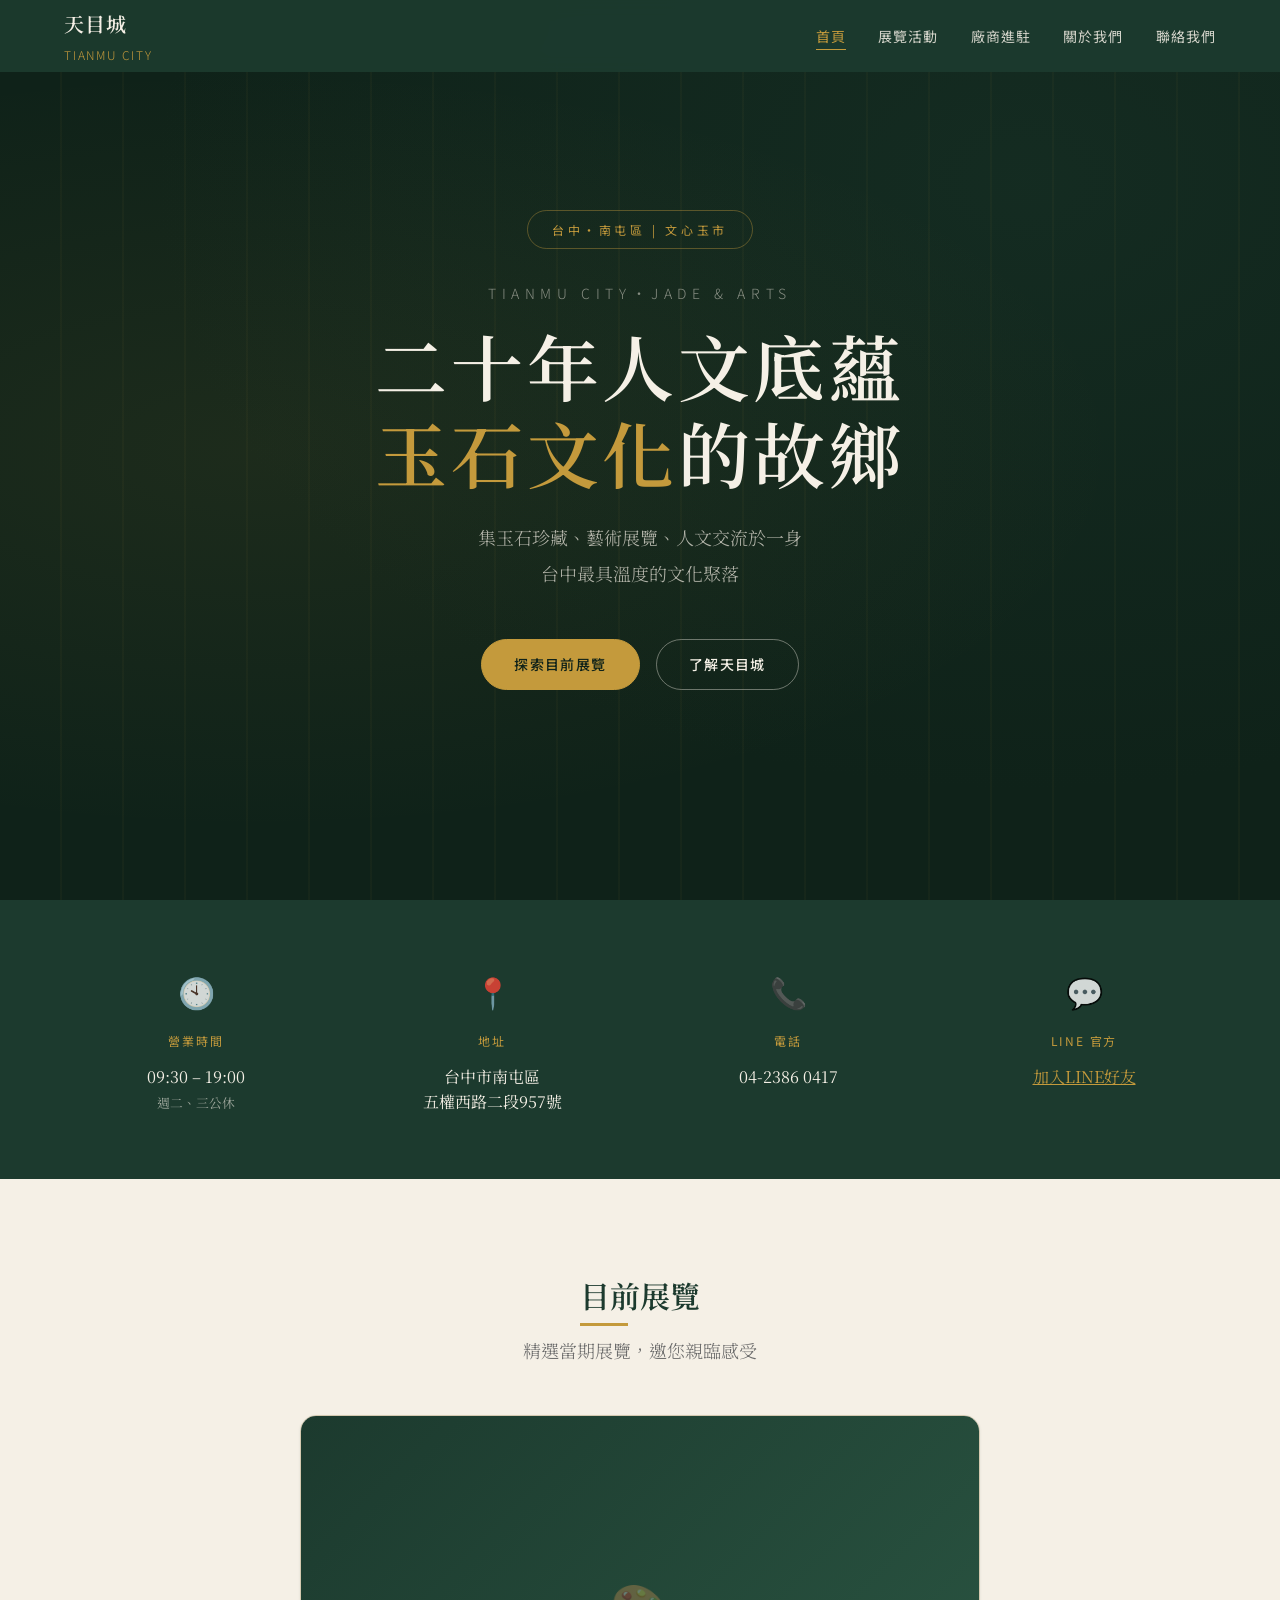
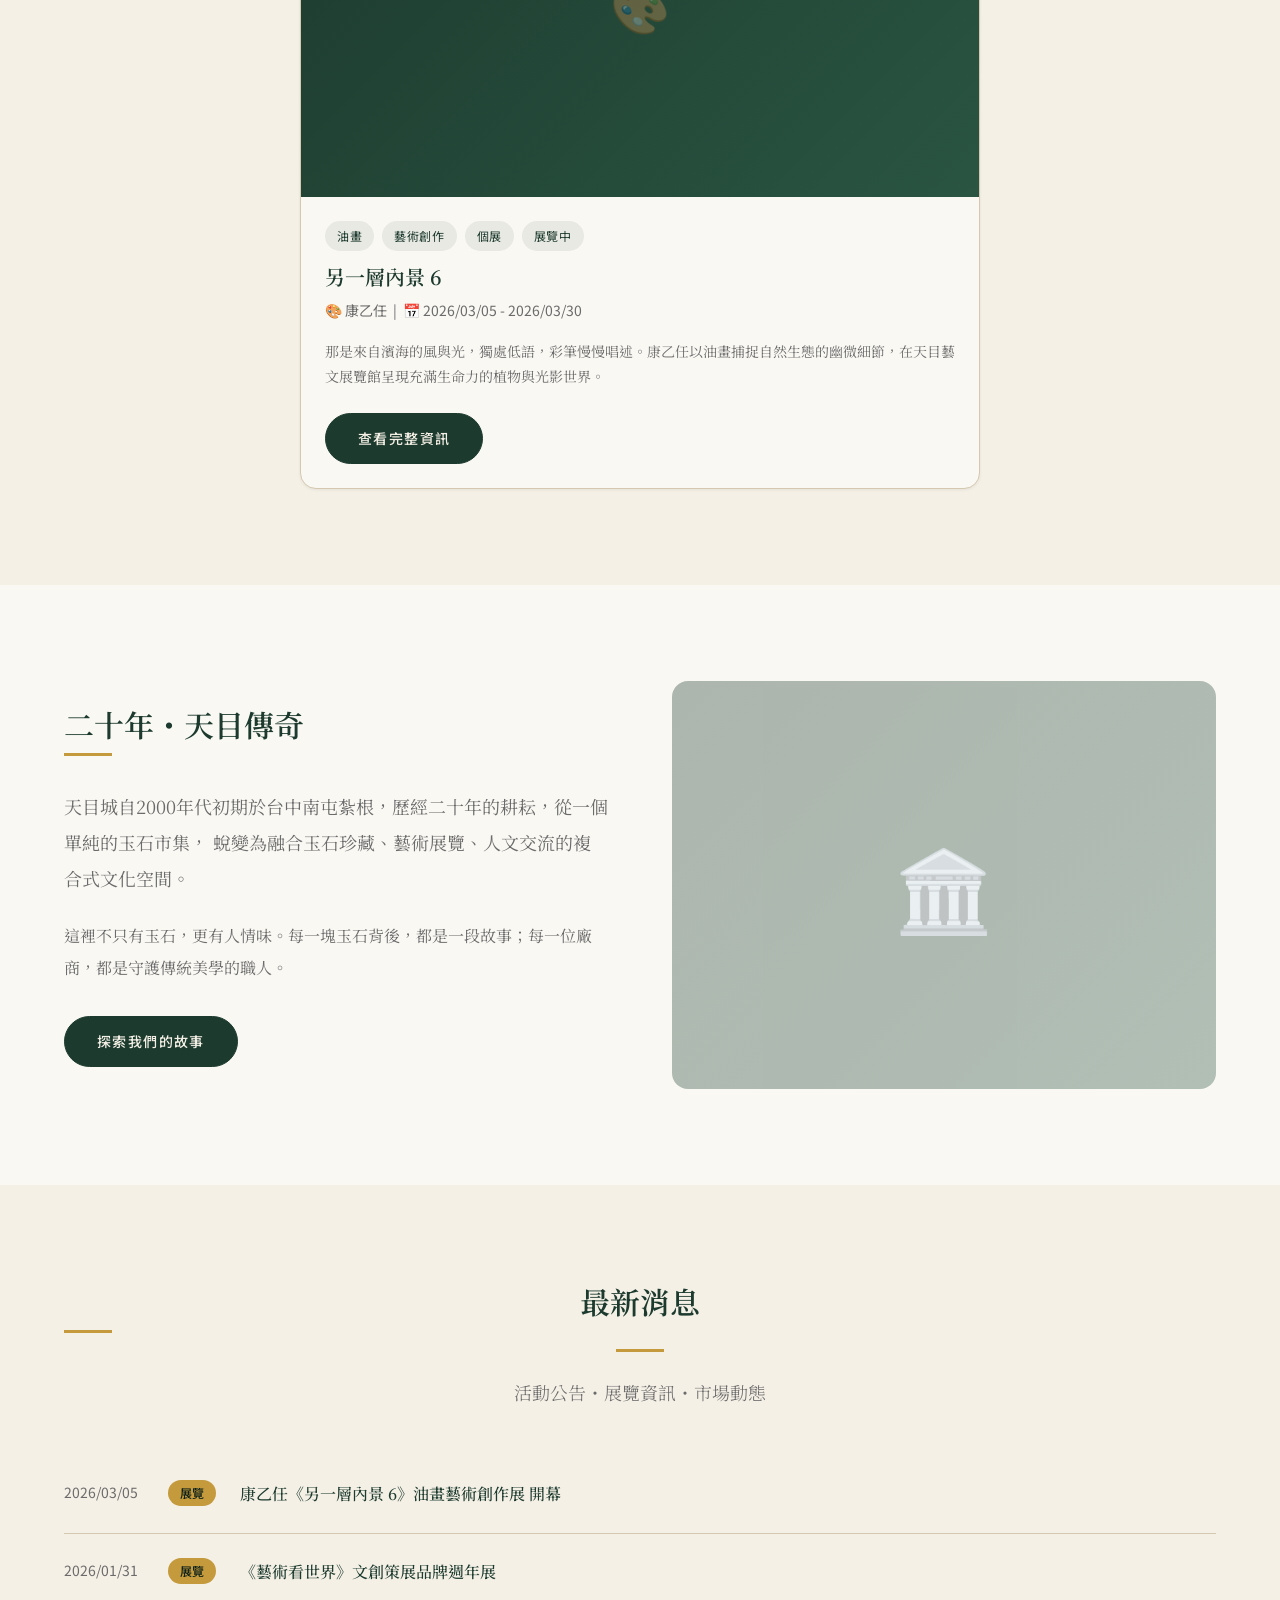
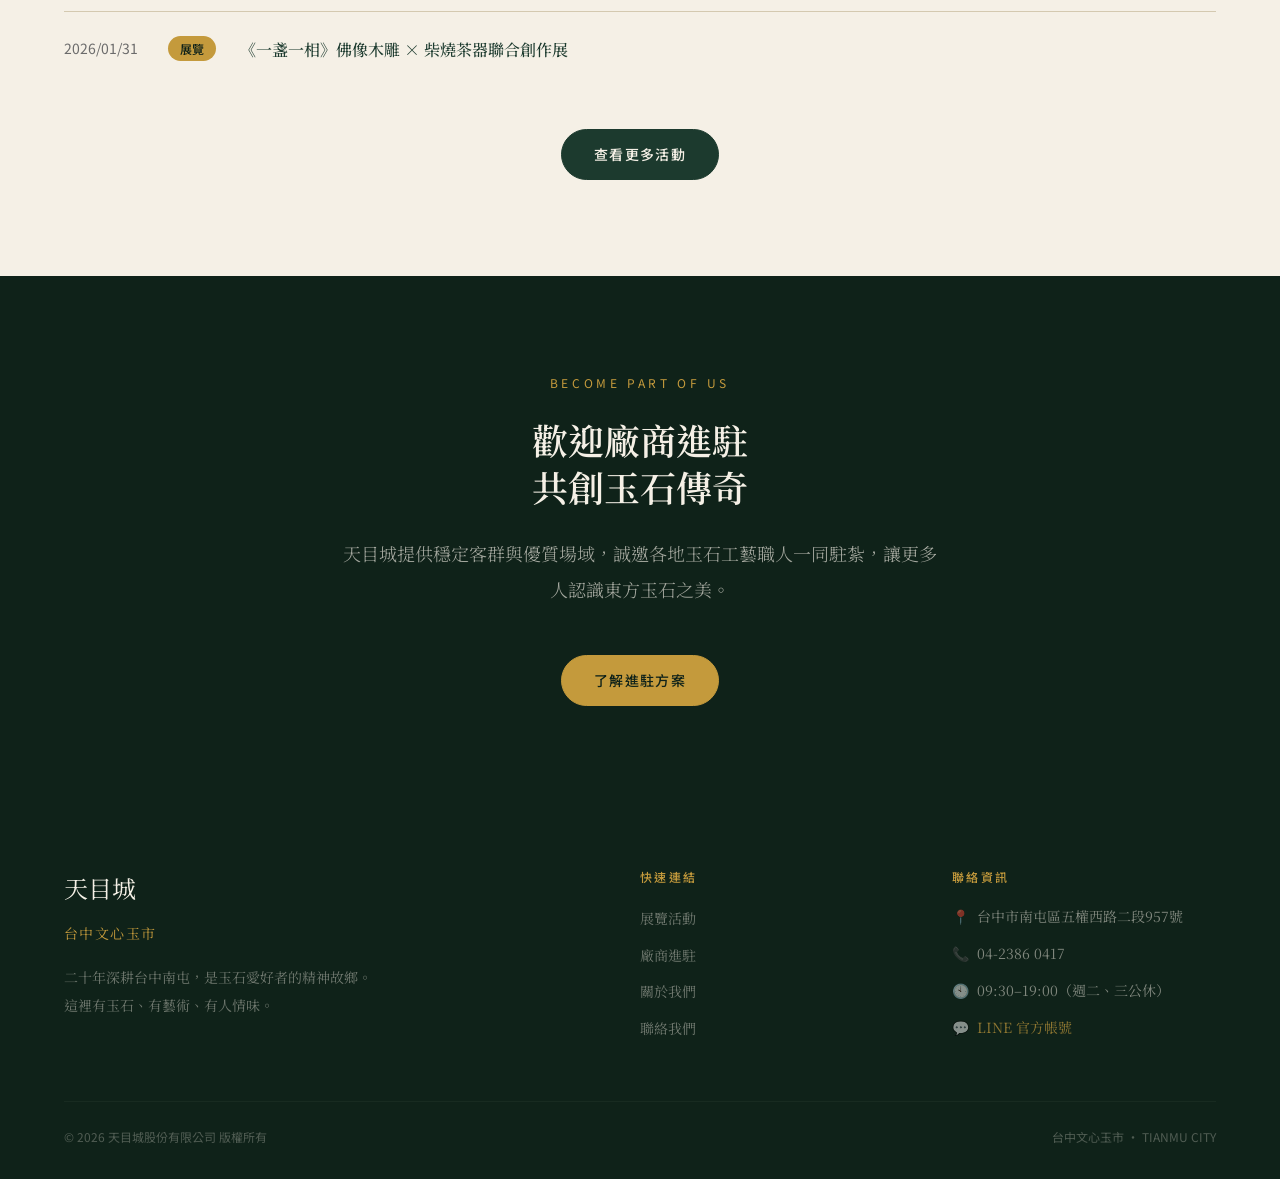
<file: index.html>
<!DOCTYPE html>
<html lang="zh-TW">
<head>
  <meta charset="UTF-8" />
  <meta name="viewport" content="width=device-width, initial-scale=1.0" />
  <title>台中文心玉市－天目城 | 二十年人文底蘊・玉石藝術聚落</title>
  <meta name="description" content="天目城位於台中市南屯區，是台灣最具代表性的玉石文化市場，擁有超過二十年的人文底蘊，定期舉辦展覽與藝術活動。" />
  <meta property="og:title" content="台中文心玉市－天目城" />
  <meta property="og:description" content="二十年人文底蘊・台中玉石藝術聚落" />
  <meta property="og:type" content="website" />
  <link rel="stylesheet" href="assets/css/style.css" />
</head>
<body>

  <!-- ╔══════════════════════════════╗
       ║  NAVIGATION                  ║
       ╚══════════════════════════════╝ -->
  <nav class="nav" id="nav">
    <div class="nav__inner">
      <a href="index.html" class="nav__logo">
        <span class="nav__logo-zh">天目城</span>
        <span class="nav__logo-en">TIANMU CITY</span>
      </a>
      <ul class="nav__links" id="navLinks">
        <li><a href="index.html" class="nav__link active">首頁</a></li>
        <li><a href="exhibition.html" class="nav__link">展覽活動</a></li>
        <li><a href="vendors.html" class="nav__link">廠商進駐</a></li>
        <li><a href="about.html" class="nav__link">關於我們</a></li>
        <li><a href="contact.html" class="nav__link">聯絡我們</a></li>
      </ul>
      <button class="nav__toggle" id="navToggle" aria-label="開啟選單">
        <span></span><span></span><span></span>
      </button>
    </div>
  </nav>

  <!-- ╔══════════════════════════════╗
       ║  HERO                        ║
       ╚══════════════════════════════╝ -->
  <section class="hero" id="hero">
    <div class="hero__bg"></div>
    <div class="hero__pattern"></div>
    <div class="hero__content">
      <div class="hero__badge">台中・南屯區 | 文心玉市</div>
      <p class="hero__title-en">TIANMU CITY・JADE &amp; ARTS</p>
      <h1 class="hero__title-zh">
        二十年人文底蘊<br>
        <em>玉石文化</em>的故鄉
      </h1>
      <p class="hero__desc">
        集玉石珍藏、藝術展覽、人文交流於一身<br>
        台中最具溫度的文化聚落
      </p>
      <div class="hero__actions">
        <a href="exhibition.html" class="btn btn--primary">探索目前展覽</a>
        <a href="about.html" class="btn btn--outline">了解天目城</a>
      </div>
    </div>
  </section>

  <!-- ╔══════════════════════════════╗
       ║  INFO STRIP                  ║
       ╚══════════════════════════════╝ -->
  <div class="info-strip">
    <div class="container">
      <div class="info-strip__grid" id="infoStrip">
        <div class="info-strip__item">
          <div class="info-strip__icon">🕙</div>
          <div class="info-strip__label">營業時間</div>
          <div class="info-strip__value">09:30 – 19:00<br><small style="opacity:.6;font-size:.8em">週二、三公休</small></div>
        </div>
        <div class="info-strip__item">
          <div class="info-strip__icon">📍</div>
          <div class="info-strip__label">地址</div>
          <div class="info-strip__value">台中市南屯區<br>五權西路二段957號</div>
        </div>
        <div class="info-strip__item">
          <div class="info-strip__icon">📞</div>
          <div class="info-strip__label">電話</div>
          <div class="info-strip__value" id="phoneDisplay">04-2386 0417</div>
        </div>
        <div class="info-strip__item">
          <div class="info-strip__icon">💬</div>
          <div class="info-strip__label">LINE 官方</div>
          <div class="info-strip__value">
            <a href="#" id="lineLink" style="color:var(--color-accent);text-decoration:underline;">加入LINE好友</a>
          </div>
        </div>
      </div>
    </div>
  </div>

  <!-- ╔══════════════════════════════╗
       ║  CURRENT EXHIBITION          ║
       ╚══════════════════════════════╝ -->
  <section class="section--cream">
    <div class="container text-center">
      <h2 class="section-title">目前展覽</h2>
      <p class="section-subtitle">精選當期展覽，邀您親臨感受</p>
      <div id="currentExhibition">
        <!-- 由 JS 載入 -->
      </div>
    </div>
  </section>

  <!-- ╔══════════════════════════════╗
       ║  ABOUT BRIEF                 ║
       ╚══════════════════════════════╝ -->
  <section class="section--light">
    <div class="container">
      <div class="grid-2" style="align-items:center; gap:4rem;">
        <div>
          <h2 class="section-title">二十年・天目傳奇</h2>
          <div style="height:1.5rem"></div>
          <p style="font-size:var(--text-lg); line-height:2; color:var(--color-text-muted); margin-bottom:1.5rem;">
            天目城自2000年代初期於台中南屯紮根，歷經二十年的耕耘，從一個單純的玉石市集，
            蛻變為融合玉石珍藏、藝術展覽、人文交流的複合式文化空間。
          </p>
          <p style="font-size:var(--text-base); line-height:2; color:var(--color-text-muted); margin-bottom:2rem;">
            這裡不只有玉石，更有人情味。每一塊玉石背後，都是一段故事；每一位廠商，都是守護傳統美學的職人。
          </p>
          <a href="about.html" class="btn btn--primary-dark">探索我們的故事</a>
        </div>
        <div style="background:linear-gradient(135deg,var(--color-primary) 0%,var(--color-primary-light) 100%);
                    border-radius:var(--radius-lg); aspect-ratio:4/3;
                    display:flex; align-items:center; justify-content:center;
                    font-size:5rem; opacity:.35; color:var(--color-secondary);">
          🏛️
        </div>
      </div>
    </div>
  </section>

  <!-- ╔══════════════════════════════╗
       ║  LATEST NEWS                 ║
       ╚══════════════════════════════╝ -->
  <section class="section--cream">
    <div class="container">
      <div class="text-center mb-12">
        <h2 class="section-title" style="display:block;">最新消息</h2>
        <div class="deco-line"></div>
        <p class="section-subtitle">活動公告・展覽資訊・市場動態</p>
      </div>
      <div id="newsList">
        <!-- 由 JS 載入 -->
      </div>
      <div class="text-center" style="margin-top:2.5rem;">
        <a href="exhibition.html" class="btn btn--primary-dark">查看更多活動</a>
      </div>
    </div>
  </section>

  <!-- ╔══════════════════════════════╗
       ║  CTA                         ║
       ╚══════════════════════════════╝ -->
  <section class="section--dark" style="text-align:center;">
    <div class="container">
      <div style="max-width:600px; margin:0 auto;">
        <p style="font-family:var(--font-ui);font-size:var(--text-xs);letter-spacing:.3em;color:var(--color-accent);margin-bottom:1.5rem;">
          BECOME PART OF US
        </p>
        <h2 style="font-size:var(--text-4xl); color:var(--color-secondary); margin-bottom:1.5rem; line-height:1.3;">
          歡迎廠商進駐<br>共創玉石傳奇
        </h2>
        <p style="color:rgba(245,240,230,.65); font-size:var(--text-lg); margin-bottom:3rem; font-weight:300; line-height:2;">
          天目城提供穩定客群與優質場域，誠邀各地玉石工藝職人一同駐紮，讓更多人認識東方玉石之美。
        </p>
        <a href="vendors.html" class="btn btn--primary">了解進駐方案</a>
      </div>
    </div>
  </section>

  <!-- ╔══════════════════════════════╗
       ║  FOOTER                      ║
       ╚══════════════════════════════╝ -->
  <footer class="footer">
    <div class="container">
      <div class="footer__grid">
        <div>
          <div class="footer__brand-name">天目城</div>
          <div class="footer__brand-tagline">台中文心玉市</div>
          <p class="footer__brand-desc">
            二十年深耕台中南屯，是玉石愛好者的精神故鄉。<br>
            這裡有玉石、有藝術、有人情味。
          </p>
        </div>
        <div>
          <div class="footer__col-title">快速連結</div>
          <ul class="footer__links">
            <li><a href="exhibition.html" class="footer__link">展覽活動</a></li>
            <li><a href="vendors.html" class="footer__link">廠商進駐</a></li>
            <li><a href="about.html" class="footer__link">關於我們</a></li>
            <li><a href="contact.html" class="footer__link">聯絡我們</a></li>
          </ul>
        </div>
        <div>
          <div class="footer__col-title">聯絡資訊</div>
          <div class="footer__contact-item">
            <span class="footer__contact-icon">📍</span>
            <span>台中市南屯區五權西路二段957號</span>
          </div>
          <div class="footer__contact-item">
            <span class="footer__contact-icon">📞</span>
            <span id="footerPhone">04-2386 0417</span>
          </div>
          <div class="footer__contact-item">
            <span class="footer__contact-icon">🕙</span>
            <span>09:30–19:00（週二、三公休）</span>
          </div>
          <div class="footer__contact-item">
            <span class="footer__contact-icon">💬</span>
            <a href="#" id="footerLine" style="color:var(--color-accent);">LINE 官方帳號</a>
          </div>
        </div>
      </div>
      <div class="footer__bottom">
        <span>© 2026 天目城股份有限公司 版權所有</span>
        <span>台中文心玉市 · TIANMU CITY</span>
      </div>
    </div>
  </footer>

  <!-- ╔══════════════════════════════╗
       ║  JAVASCRIPT                  ║
       ╚══════════════════════════════╝ -->
  <script>
    /* ── 手機選單 ── */
    const toggle = document.getElementById('navToggle');
    const links  = document.getElementById('navLinks');
    toggle.addEventListener('click', () => links.classList.toggle('open'));

    /* ── 從 JSON 載入資料 ── */
    async function loadJSON(path) {
      try {
        const r = await fetch(path);
        return await r.json();
      } catch(e) {
        console.warn('無法載入', path, e);
        return null;
      }
    }

    /* ── 載入設定 ── */
    async function loadSettings() {
      const data = await loadJSON('content/settings.json');
      if (!data) return;
      document.getElementById('phoneDisplay').textContent = data.phone;
      document.getElementById('footerPhone').textContent  = data.phone;
      const lineEl = document.getElementById('lineLink');
      const footerLine = document.getElementById('footerLine');
      if (data.lineUrl) {
        lineEl.href = data.lineUrl;
        footerLine.href = data.lineUrl;
      }
    }

    /* ── 載入目前展覽 ── */
    async function loadCurrentExhibition() {
      const data = await loadJSON('content/exhibitions.json');
      if (!data || !data.current) return;
      const ex = data.current;
      document.getElementById('currentExhibition').innerHTML = `
        <div class="exhibition-card" style="max-width:680px; margin:0 auto; text-align:left;">
          <div class="exhibition-card__image">🎨</div>
          <div class="exhibition-card__body">
            <div class="exhibition-card__tags">
              ${ex.tags.map(t => `<span class="tag">${t}</span>`).join('')}
            </div>
            <h3 class="exhibition-card__title">${ex.title}</h3>
            <p class="exhibition-card__meta">
              🎨 ${ex.artist} &nbsp;|&nbsp; 📅 ${ex.period}
            </p>
            <p class="exhibition-card__desc">${ex.description}</p>
            <div style="margin-top:1.5rem;">
              <a href="exhibition.html" class="btn btn--primary-dark">查看完整資訊</a>
            </div>
          </div>
        </div>`;
    }

    /* ── 載入最新消息 ── */
    async function loadNews() {
      const data = await loadJSON('content/news.json');
      if (!data || !data.items) return;
      const html = data.items.slice(0, 3).map(item => `
        <div class="news-item">
          <span class="news-item__date">${item.date.replace(/-/g,'/')}</span>
          <span class="news-item__tag">${item.tag}</span>
          <span class="news-item__title">${item.title}</span>
        </div>`).join('');
      document.getElementById('newsList').innerHTML = html;
    }

    /* ── 初始化 ── */
    loadSettings();
    loadCurrentExhibition();
    loadNews();
  </script>
</body>
</html>
</file>
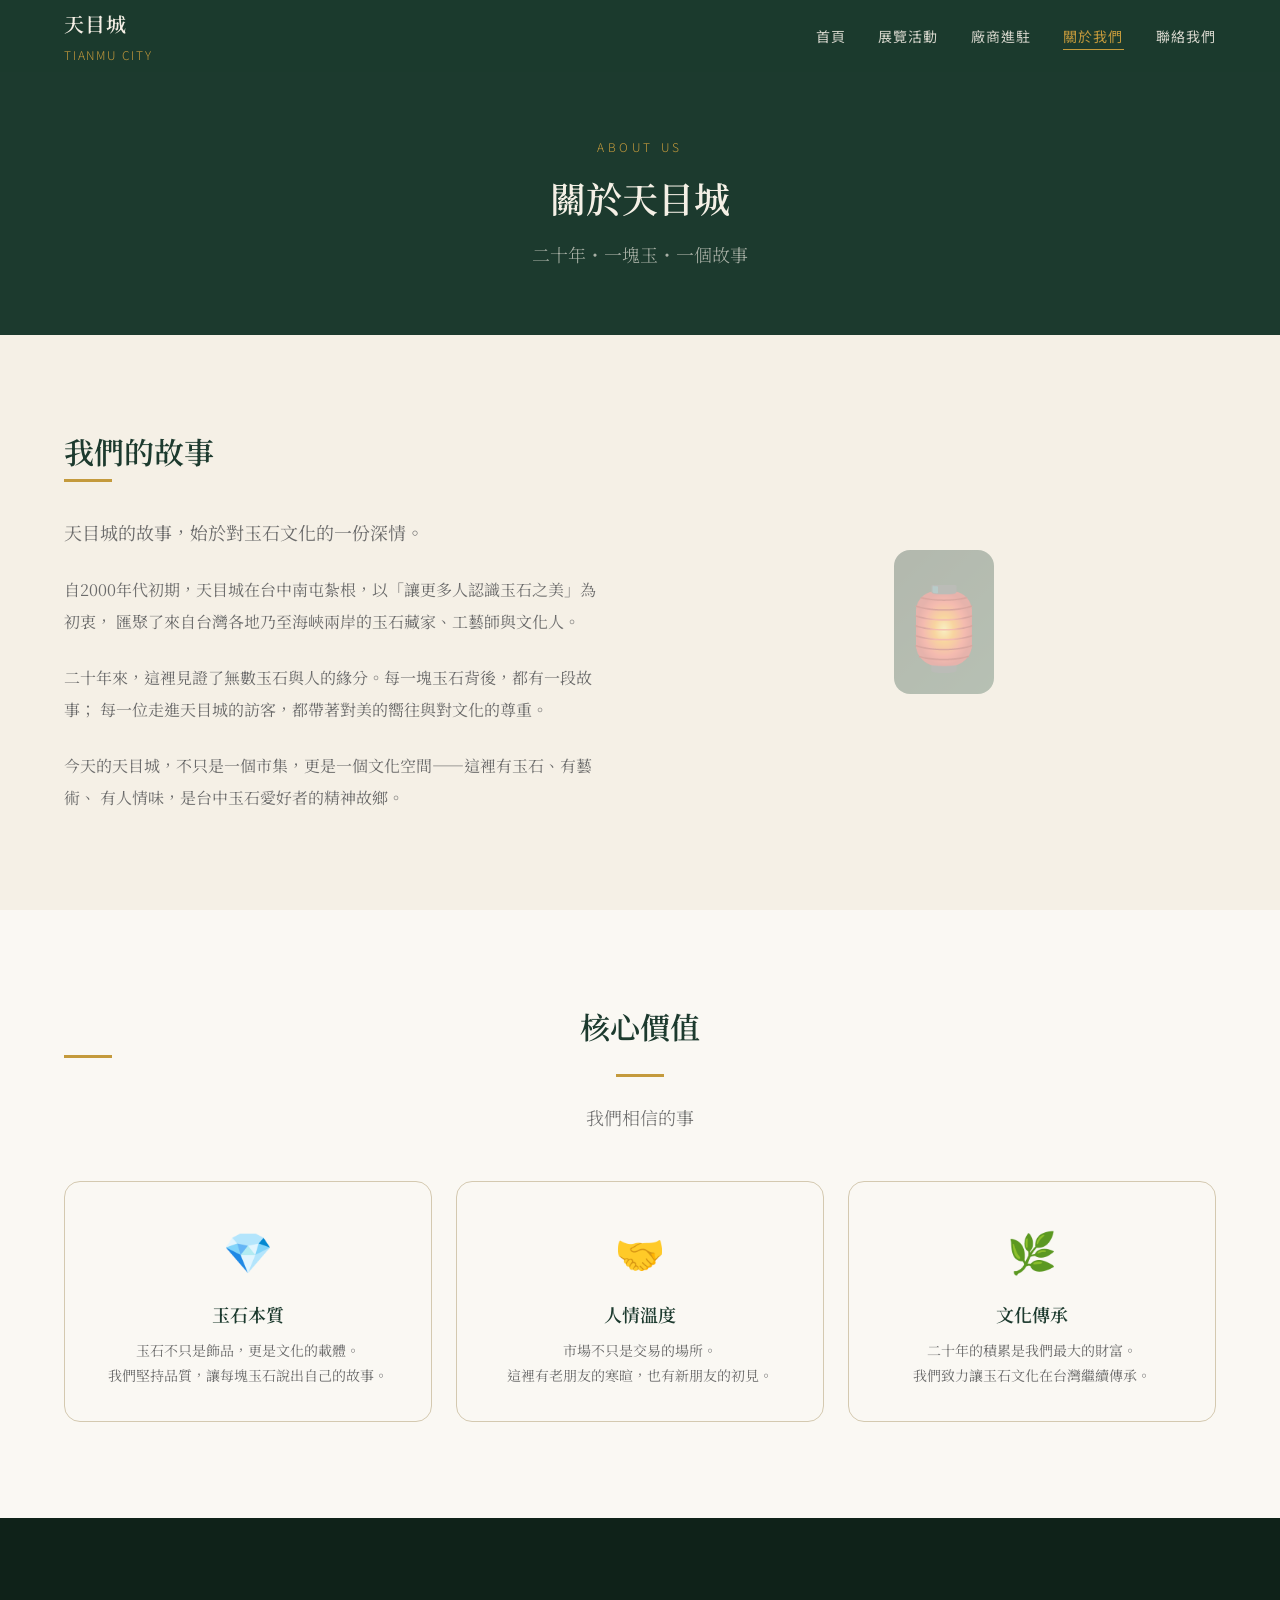
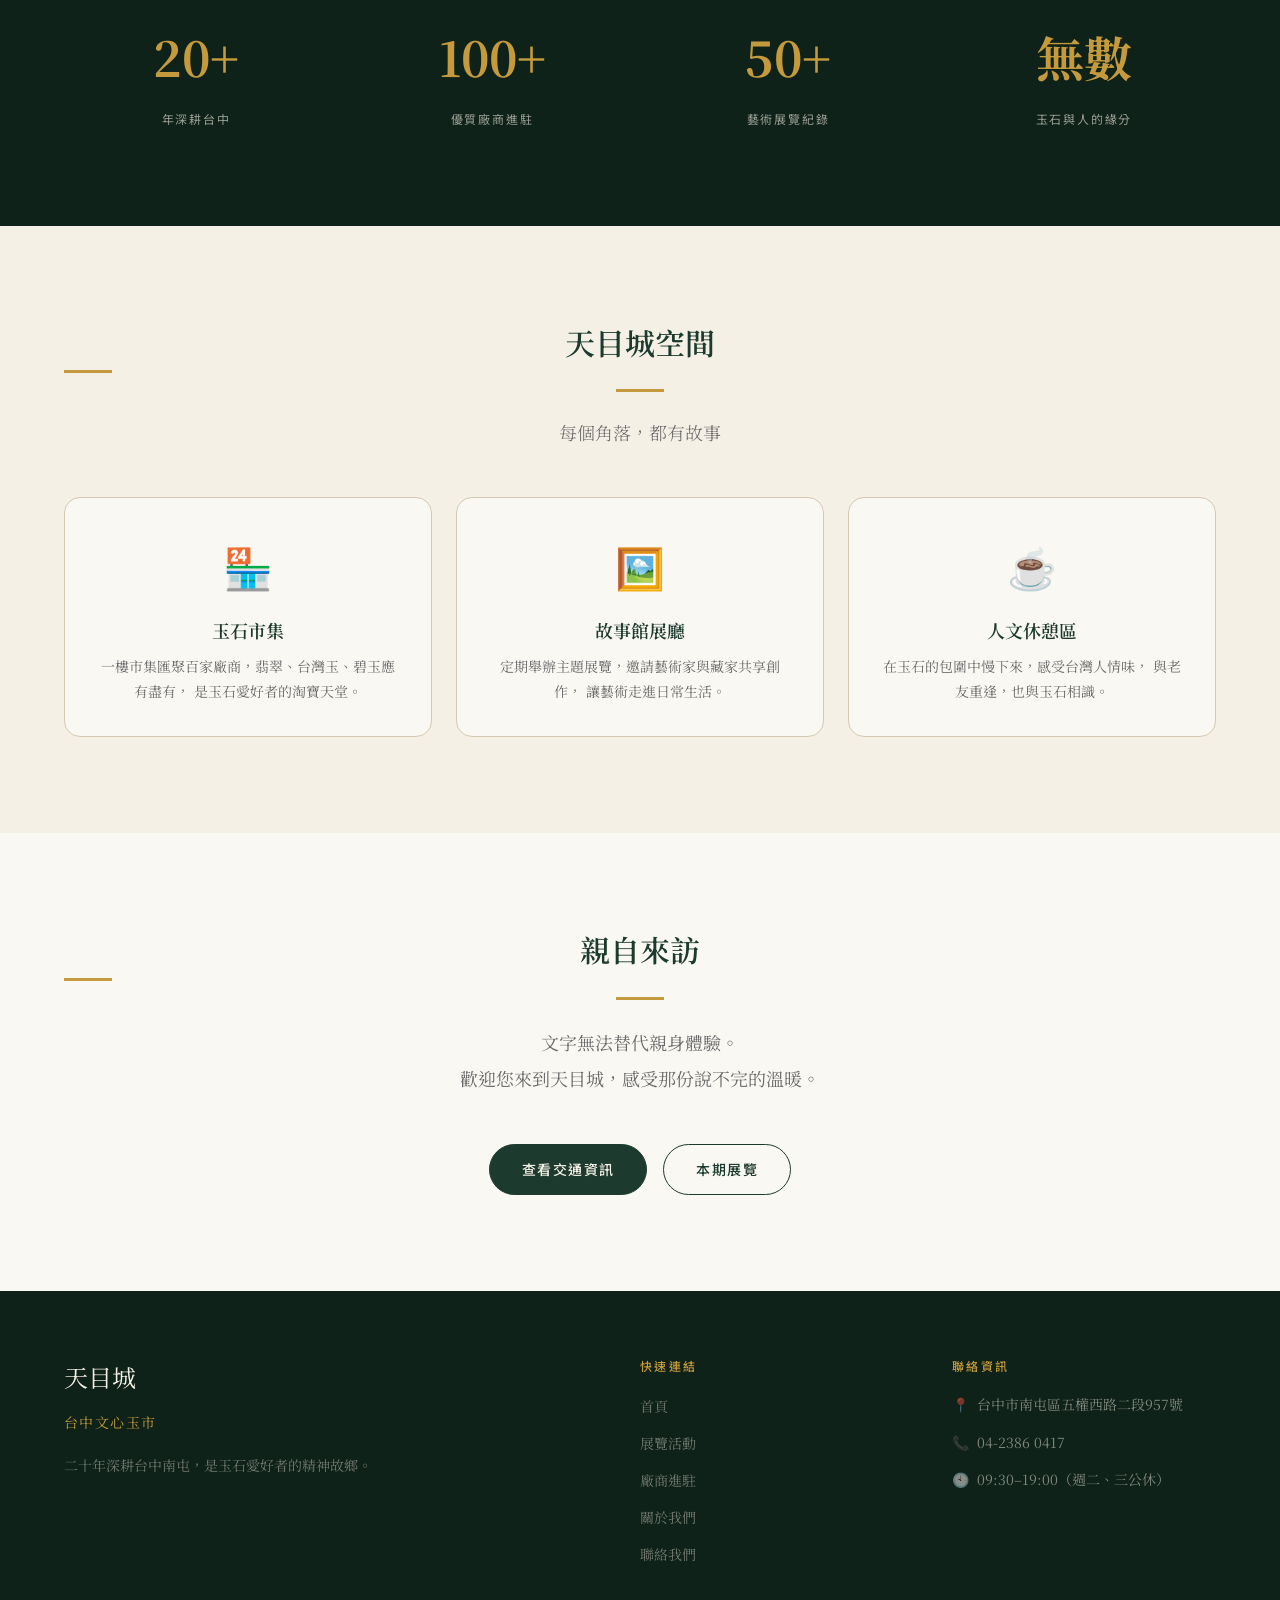
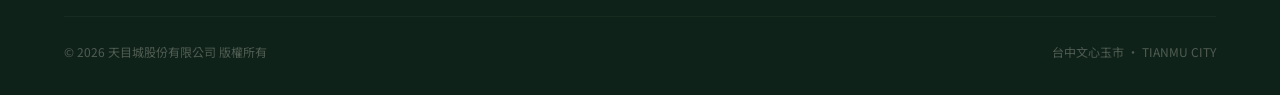
<file: about.html>
<!DOCTYPE html>
<html lang="zh-TW">
<head>
  <meta charset="UTF-8" />
  <meta name="viewport" content="width=device-width, initial-scale=1.0" />
  <title>關於天目城 | 台中文心玉市</title>
  <meta name="description" content="天目城擁有超過二十年的人文底蘊，是台灣最具代表性的玉石藝術聚落。" />
  <link rel="stylesheet" href="assets/css/style.css" />
</head>
<body>

  <!-- NAV -->
  <nav class="nav">
    <div class="nav__inner">
      <a href="index.html" class="nav__logo">
        <span class="nav__logo-zh">天目城</span>
        <span class="nav__logo-en">TIANMU CITY</span>
      </a>
      <ul class="nav__links" id="navLinks">
        <li><a href="index.html" class="nav__link">首頁</a></li>
        <li><a href="exhibition.html" class="nav__link">展覽活動</a></li>
        <li><a href="vendors.html" class="nav__link">廠商進駐</a></li>
        <li><a href="about.html" class="nav__link active">關於我們</a></li>
        <li><a href="contact.html" class="nav__link">聯絡我們</a></li>
      </ul>
      <button class="nav__toggle" id="navToggle" aria-label="開啟選單">
        <span></span><span></span><span></span>
      </button>
    </div>
  </nav>

  <!-- PAGE HERO -->
  <div class="page-hero">
    <div class="container">
      <p class="page-hero__subtitle">ABOUT US</p>
      <h1 class="page-hero__title">關於天目城</h1>
      <p class="page-hero__desc">二十年・一塊玉・一個故事</p>
    </div>
  </div>

  <!-- 品牌故事 -->
  <section class="section--cream">
    <div class="container">
      <div class="grid-2" style="align-items:center; gap:4rem;">
        <div>
          <h2 class="section-title">我們的故事</h2>
          <div style="height:1.5rem;"></div>
          <p style="font-size:var(--text-lg); line-height:2; margin-bottom:1.5rem; color:var(--color-text-muted);">
            天目城的故事，始於對玉石文化的一份深情。
          </p>
          <p style="line-height:2; margin-bottom:1.5rem; color:var(--color-text-muted);">
            自2000年代初期，天目城在台中南屯紮根，以「讓更多人認識玉石之美」為初衷，
            匯聚了來自台灣各地乃至海峽兩岸的玉石藏家、工藝師與文化人。
          </p>
          <p style="line-height:2; margin-bottom:1.5rem; color:var(--color-text-muted);">
            二十年來，這裡見證了無數玉石與人的緣分。每一塊玉石背後，都有一段故事；
            每一位走進天目城的訪客，都帶著對美的嚮往與對文化的尊重。
          </p>
          <p style="line-height:2; color:var(--color-text-muted);">
            今天的天目城，不只是一個市集，更是一個文化空間——這裡有玉石、有藝術、
            有人情味，是台中玉石愛好者的精神故鄉。
          </p>
        </div>
        <div style="background:linear-gradient(135deg,var(--color-primary) 0%,var(--color-primary-light) 100%);
                    border-radius:var(--radius-lg); aspect-ratio:3/4; max-width:380px; margin:0 auto;
                    display:flex; align-items:center; justify-content:center;
                    font-size:5rem; opacity:.3; color:var(--color-secondary);">
          🏮
        </div>
      </div>
    </div>
  </section>

  <!-- 核心價值 -->
  <section class="section--light">
    <div class="container text-center">
      <h2 class="section-title" style="display:block;">核心價值</h2>
      <div class="deco-line"></div>
      <p class="section-subtitle">我們相信的事</p>
      <div class="grid-3">
        <div class="benefit-card">
          <div class="benefit-card__icon">💎</div>
          <h3 class="benefit-card__title">玉石本質</h3>
          <p class="benefit-card__desc">
            玉石不只是飾品，更是文化的載體。<br>
            我們堅持品質，讓每塊玉石說出自己的故事。
          </p>
        </div>
        <div class="benefit-card">
          <div class="benefit-card__icon">🤝</div>
          <h3 class="benefit-card__title">人情溫度</h3>
          <p class="benefit-card__desc">
            市場不只是交易的場所。<br>
            這裡有老朋友的寒暄，也有新朋友的初見。
          </p>
        </div>
        <div class="benefit-card">
          <div class="benefit-card__icon">🌿</div>
          <h3 class="benefit-card__title">文化傳承</h3>
          <p class="benefit-card__desc">
            二十年的積累是我們最大的財富。<br>
            我們致力讓玉石文化在台灣繼續傳承。
          </p>
        </div>
      </div>
    </div>
  </section>

  <!-- 數字亮點 -->
  <section class="section--dark">
    <div class="container">
      <div style="display:grid;grid-template-columns:repeat(4,1fr);gap:2rem;text-align:center;">
        <div>
          <div style="font-size:3rem;font-weight:700;color:var(--color-accent);margin-bottom:.5rem;">20+</div>
          <div style="font-family:var(--font-ui);font-size:var(--text-xs);letter-spacing:.15em;color:rgba(245,240,230,.6);">年深耕台中</div>
        </div>
        <div>
          <div style="font-size:3rem;font-weight:700;color:var(--color-accent);margin-bottom:.5rem;">100+</div>
          <div style="font-family:var(--font-ui);font-size:var(--text-xs);letter-spacing:.15em;color:rgba(245,240,230,.6);">優質廠商進駐</div>
        </div>
        <div>
          <div style="font-size:3rem;font-weight:700;color:var(--color-accent);margin-bottom:.5rem;">50+</div>
          <div style="font-family:var(--font-ui);font-size:var(--text-xs);letter-spacing:.15em;color:rgba(245,240,230,.6);">藝術展覽紀錄</div>
        </div>
        <div>
          <div style="font-size:3rem;font-weight:700;color:var(--color-accent);margin-bottom:.5rem;">無數</div>
          <div style="font-family:var(--font-ui);font-size:var(--text-xs);letter-spacing:.15em;color:rgba(245,240,230,.6);">玉石與人的緣分</div>
        </div>
      </div>
    </div>
  </section>

  <!-- 空間介紹 -->
  <section class="section--cream">
    <div class="container text-center">
      <h2 class="section-title" style="display:block;">天目城空間</h2>
      <div class="deco-line"></div>
      <p class="section-subtitle">每個角落，都有故事</p>
      <div class="grid-3">
        <div class="benefit-card">
          <div class="benefit-card__icon">🏪</div>
          <h3 class="benefit-card__title">玉石市集</h3>
          <p class="benefit-card__desc">
            一樓市集匯聚百家廠商，翡翠、台灣玉、碧玉應有盡有，
            是玉石愛好者的淘寶天堂。
          </p>
        </div>
        <div class="benefit-card">
          <div class="benefit-card__icon">🖼️</div>
          <h3 class="benefit-card__title">故事館展廳</h3>
          <p class="benefit-card__desc">
            定期舉辦主題展覽，邀請藝術家與藏家共享創作，
            讓藝術走進日常生活。
          </p>
        </div>
        <div class="benefit-card">
          <div class="benefit-card__icon">☕</div>
          <h3 class="benefit-card__title">人文休憩區</h3>
          <p class="benefit-card__desc">
            在玉石的包圍中慢下來，感受台灣人情味，
            與老友重逢，也與玉石相識。
          </p>
        </div>
      </div>
    </div>
  </section>

  <!-- CTA -->
  <section class="section--light" style="text-align:center;">
    <div class="container">
      <h2 class="section-title" style="display:block;">親自來訪</h2>
      <div class="deco-line"></div>
      <p style="font-size:var(--text-lg); color:var(--color-text-muted); margin-bottom:3rem; line-height:2;">
        文字無法替代親身體驗。<br>
        歡迎您來到天目城，感受那份說不完的溫暖。
      </p>
      <div style="display:flex;gap:1rem;justify-content:center;flex-wrap:wrap;">
        <a href="contact.html" class="btn btn--primary-dark">查看交通資訊</a>
        <a href="exhibition.html" class="btn btn--outline" style="border-color:var(--color-primary);color:var(--color-primary);">本期展覽</a>
      </div>
    </div>
  </section>

  <!-- FOOTER -->
  <footer class="footer">
    <div class="container">
      <div class="footer__grid">
        <div>
          <div class="footer__brand-name">天目城</div>
          <div class="footer__brand-tagline">台中文心玉市</div>
          <p class="footer__brand-desc">二十年深耕台中南屯，是玉石愛好者的精神故鄉。</p>
        </div>
        <div>
          <div class="footer__col-title">快速連結</div>
          <ul class="footer__links">
            <li><a href="index.html" class="footer__link">首頁</a></li>
            <li><a href="exhibition.html" class="footer__link">展覽活動</a></li>
            <li><a href="vendors.html" class="footer__link">廠商進駐</a></li>
            <li><a href="about.html" class="footer__link">關於我們</a></li>
            <li><a href="contact.html" class="footer__link">聯絡我們</a></li>
          </ul>
        </div>
        <div>
          <div class="footer__col-title">聯絡資訊</div>
          <div class="footer__contact-item"><span>📍</span><span>台中市南屯區五權西路二段957號</span></div>
          <div class="footer__contact-item"><span>📞</span><span>04-2386 0417</span></div>
          <div class="footer__contact-item"><span>🕙</span><span>09:30–19:00（週二、三公休）</span></div>
        </div>
      </div>
      <div class="footer__bottom">
        <span>© 2026 天目城股份有限公司 版權所有</span>
        <span>台中文心玉市 · TIANMU CITY</span>
      </div>
    </div>
  </footer>

  <script>
    document.getElementById('navToggle').addEventListener('click', () =>
      document.getElementById('navLinks').classList.toggle('open')
    );
  </script>
  <style>
    @media(max-width:768px){
      section .grid-2{grid-template-columns:1fr!important;}
      section div[style*="grid-template-columns:repeat(4"]{grid-template-columns:repeat(2,1fr)!important;}
    }
  </style>
</body>
</html>
</file>
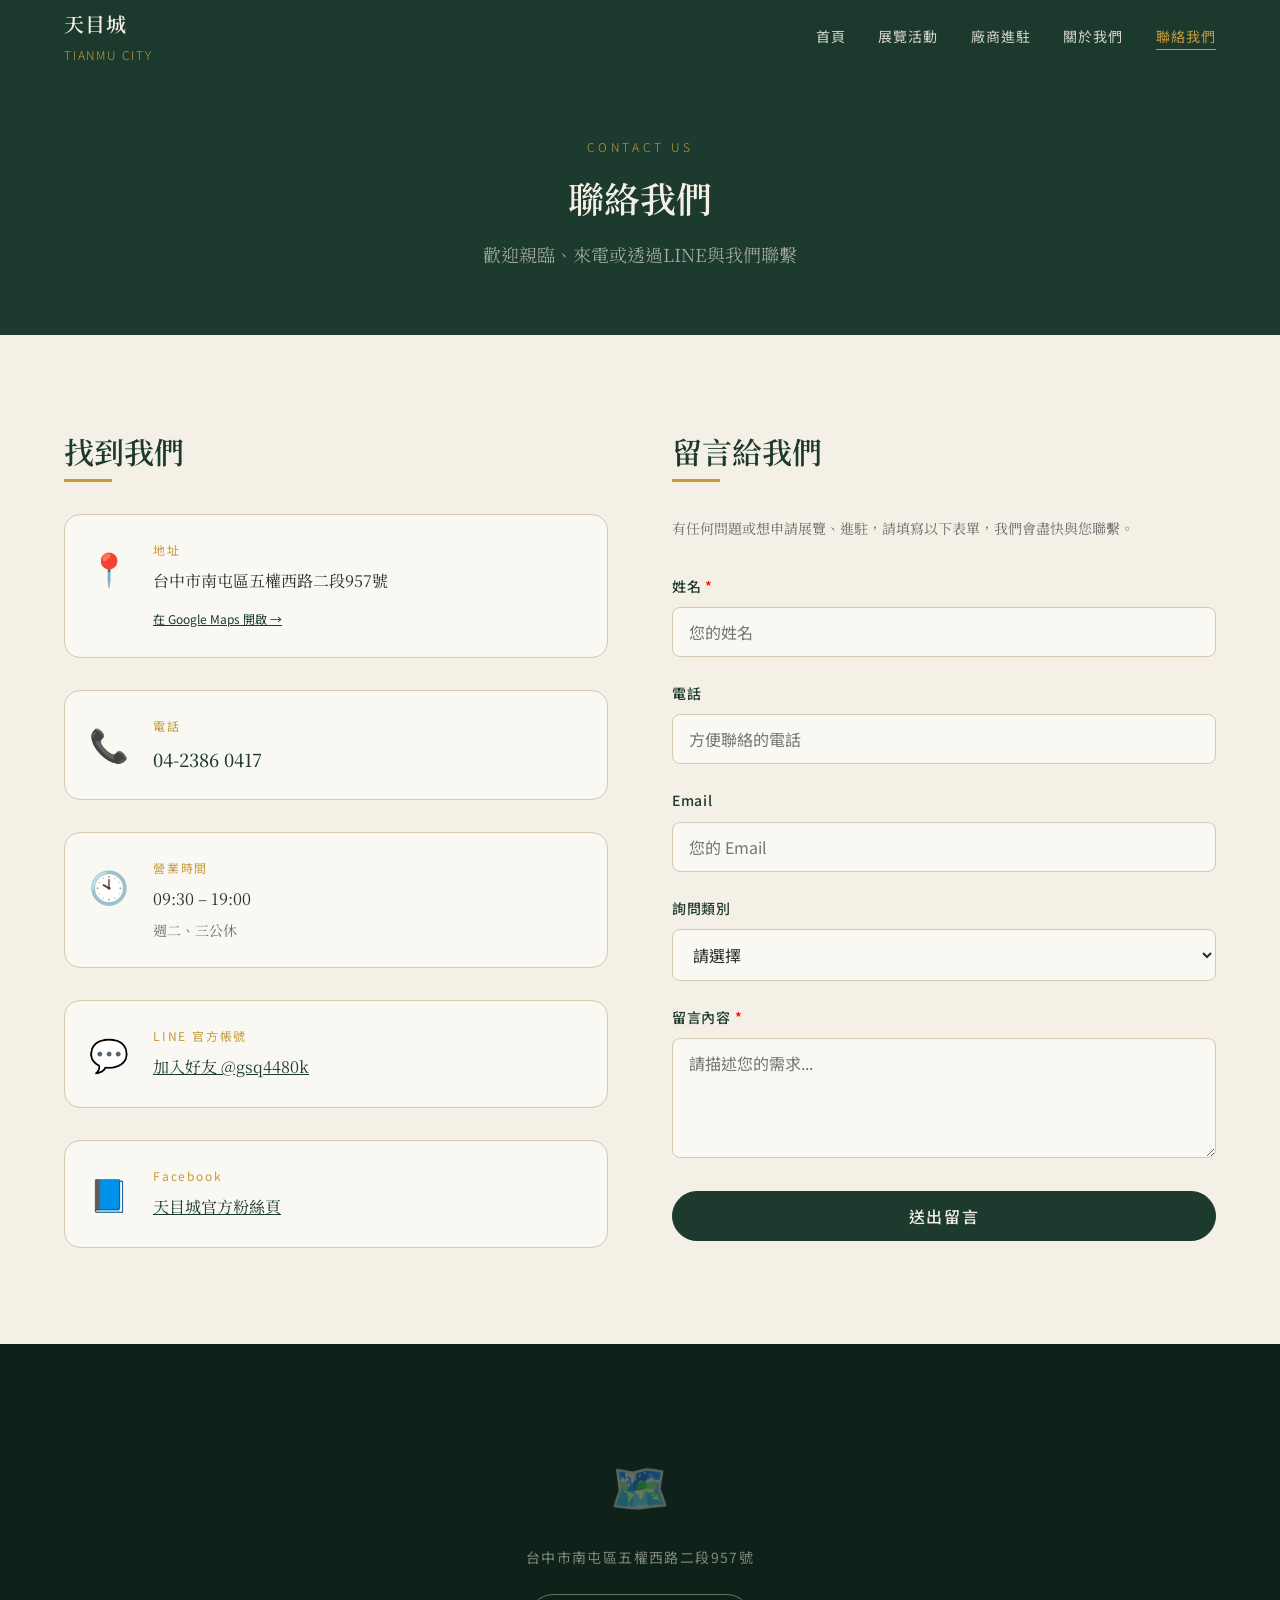
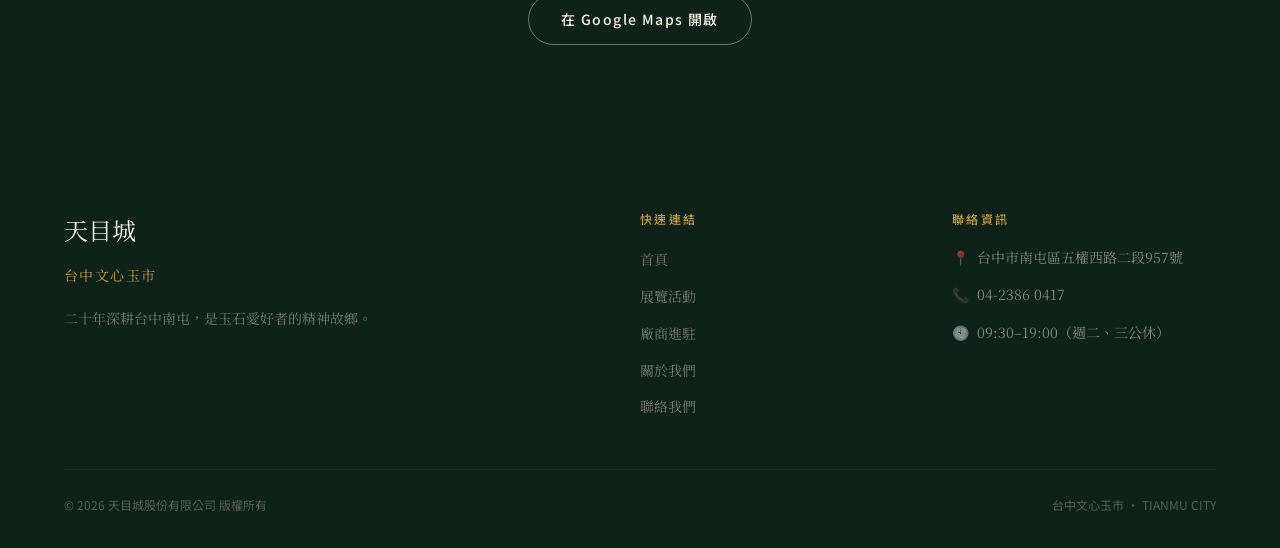
<file: contact.html>
<!DOCTYPE html>
<html lang="zh-TW">
<head>
  <meta charset="UTF-8" />
  <meta name="viewport" content="width=device-width, initial-scale=1.0" />
  <title>聯絡我們 | 天目城</title>
  <meta name="description" content="聯絡天目城：04-2386 0417，台中市南屯區五權西路二段957號。" />
  <link rel="stylesheet" href="assets/css/style.css" />
</head>
<body>

  <!-- NAV -->
  <nav class="nav">
    <div class="nav__inner">
      <a href="index.html" class="nav__logo">
        <span class="nav__logo-zh">天目城</span>
        <span class="nav__logo-en">TIANMU CITY</span>
      </a>
      <ul class="nav__links" id="navLinks">
        <li><a href="index.html" class="nav__link">首頁</a></li>
        <li><a href="exhibition.html" class="nav__link">展覽活動</a></li>
        <li><a href="vendors.html" class="nav__link">廠商進駐</a></li>
        <li><a href="about.html" class="nav__link">關於我們</a></li>
        <li><a href="contact.html" class="nav__link active">聯絡我們</a></li>
      </ul>
      <button class="nav__toggle" id="navToggle" aria-label="開啟選單">
        <span></span><span></span><span></span>
      </button>
    </div>
  </nav>

  <!-- PAGE HERO -->
  <div class="page-hero">
    <div class="container">
      <p class="page-hero__subtitle">CONTACT US</p>
      <h1 class="page-hero__title">聯絡我們</h1>
      <p class="page-hero__desc">歡迎親臨、來電或透過LINE與我們聯繫</p>
    </div>
  </div>

  <!-- 聯絡資訊 + 表單 -->
  <section class="section--cream">
    <div class="container">
      <div class="grid-2" style="gap:4rem; align-items:start;">

        <!-- 左：聯絡資訊 -->
        <div>
          <h2 class="section-title">找到我們</h2>
          <div style="height:1.5rem;"></div>

          <!-- 地址 -->
          <div style="display:flex;gap:1.5rem;align-items:flex-start;margin-bottom:2rem;
                      padding:1.5rem;background:var(--color-bg);border-radius:var(--radius-lg);
                      border:1px solid var(--color-border);">
            <div style="font-size:2rem;flex-shrink:0;">📍</div>
            <div>
              <div style="font-family:var(--font-ui);font-size:var(--text-xs);letter-spacing:.15em;
                          color:var(--color-accent);margin-bottom:.4rem;">地址</div>
              <div style="font-size:var(--text-base);margin-bottom:.5rem;">台中市南屯區五權西路二段957號</div>
              <a href="https://maps.google.com/?q=台中市南屯區五權西路二段957號"
                 target="_blank" rel="noopener"
                 style="font-family:var(--font-ui);font-size:var(--text-xs);color:var(--color-primary);
                        text-decoration:underline;">在 Google Maps 開啟 →</a>
            </div>
          </div>

          <!-- 電話 -->
          <div style="display:flex;gap:1.5rem;align-items:flex-start;margin-bottom:2rem;
                      padding:1.5rem;background:var(--color-bg);border-radius:var(--radius-lg);
                      border:1px solid var(--color-border);">
            <div style="font-size:2rem;flex-shrink:0;">📞</div>
            <div>
              <div style="font-family:var(--font-ui);font-size:var(--text-xs);letter-spacing:.15em;
                          color:var(--color-accent);margin-bottom:.4rem;">電話</div>
              <a href="tel:0423860417" style="font-size:var(--text-lg);font-weight:500;color:var(--color-primary);">
                04-2386 0417
              </a>
            </div>
          </div>

          <!-- 營業時間 -->
          <div style="display:flex;gap:1.5rem;align-items:flex-start;margin-bottom:2rem;
                      padding:1.5rem;background:var(--color-bg);border-radius:var(--radius-lg);
                      border:1px solid var(--color-border);">
            <div style="font-size:2rem;flex-shrink:0;">🕙</div>
            <div>
              <div style="font-family:var(--font-ui);font-size:var(--text-xs);letter-spacing:.15em;
                          color:var(--color-accent);margin-bottom:.4rem;">營業時間</div>
              <div style="font-size:var(--text-base);">09:30 – 19:00</div>
              <div style="font-size:var(--text-sm);color:var(--color-text-muted);margin-top:.25rem;">
                週二、三公休
              </div>
            </div>
          </div>

          <!-- LINE -->
          <div style="display:flex;gap:1.5rem;align-items:flex-start;margin-bottom:2rem;
                      padding:1.5rem;background:var(--color-bg);border-radius:var(--radius-lg);
                      border:1px solid var(--color-border);">
            <div style="font-size:2rem;flex-shrink:0;">💬</div>
            <div>
              <div style="font-family:var(--font-ui);font-size:var(--text-xs);letter-spacing:.15em;
                          color:var(--color-accent);margin-bottom:.4rem;">LINE 官方帳號</div>
              <a id="lineLink" href="https://line.me/R/ti/p/%40gsq4480k"
                 target="_blank" rel="noopener"
                 style="font-size:var(--text-base);color:var(--color-primary);text-decoration:underline;">
                加入好友 @gsq4480k
              </a>
            </div>
          </div>

          <!-- Facebook -->
          <div style="display:flex;gap:1.5rem;align-items:flex-start;
                      padding:1.5rem;background:var(--color-bg);border-radius:var(--radius-lg);
                      border:1px solid var(--color-border);">
            <div style="font-size:2rem;flex-shrink:0;">📘</div>
            <div>
              <div style="font-family:var(--font-ui);font-size:var(--text-xs);letter-spacing:.15em;
                          color:var(--color-accent);margin-bottom:.4rem;">Facebook</div>
              <a href="https://www.facebook.com/tian.mu.square"
                 target="_blank" rel="noopener"
                 style="font-size:var(--text-base);color:var(--color-primary);text-decoration:underline;">
                天目城官方粉絲頁
              </a>
            </div>
          </div>
        </div>

        <!-- 右：留言表單 -->
        <div>
          <h2 class="section-title">留言給我們</h2>
          <div style="height:1.5rem;"></div>
          <p style="color:var(--color-text-muted);font-size:var(--text-sm);margin-bottom:2rem;line-height:2;">
            有任何問題或想申請展覽、進駐，請填寫以下表單，我們會盡快與您聯繫。
          </p>
          <form id="contactForm" onsubmit="handleSubmit(event)">
            <div class="form-group">
              <label class="form-label" for="name">姓名 <span style="color:red;">*</span></label>
              <input class="form-input" type="text" id="name" name="name" placeholder="您的姓名" required />
            </div>
            <div class="form-group">
              <label class="form-label" for="phone">電話</label>
              <input class="form-input" type="tel" id="phone" name="phone" placeholder="方便聯絡的電話" />
            </div>
            <div class="form-group">
              <label class="form-label" for="email">Email</label>
              <input class="form-input" type="email" id="email" name="email" placeholder="您的 Email" />
            </div>
            <div class="form-group">
              <label class="form-label" for="subject">詢問類別</label>
              <select class="form-select" id="subject" name="subject">
                <option value="">請選擇</option>
                <option value="general">一般詢問</option>
                <option value="vendor">廠商進駐</option>
                <option value="exhibition">展覽申請</option>
                <option value="event">活動合作</option>
                <option value="other">其他</option>
              </select>
            </div>
            <div class="form-group">
              <label class="form-label" for="message">留言內容 <span style="color:red;">*</span></label>
              <textarea class="form-textarea" id="message" name="message"
                        placeholder="請描述您的需求..." required></textarea>
            </div>
            <button type="submit" class="btn btn--primary-dark" style="width:100%;justify-content:center;font-size:var(--text-base);">
              送出留言
            </button>
          </form>
          <div id="formSuccess" style="display:none;margin-top:1.5rem;padding:1.5rem;
               background:rgba(28,58,46,.08);border-radius:var(--radius-md);
               border-left:4px solid var(--color-primary);color:var(--color-primary);">
            ✅ 感謝您的留言！我們將盡快與您聯繫。
          </div>
        </div>

      </div>
    </div>
  </section>

  <!-- 地圖 -->
  <section class="section--light" style="padding:0;">
    <div style="width:100%;height:400px;background:var(--color-primary-dark);
                display:flex;align-items:center;justify-content:center;
                flex-direction:column;gap:1rem;">
      <div style="font-size:3rem;opacity:.4;color:var(--color-secondary);">🗺️</div>
      <p style="color:rgba(245,240,230,.5);font-family:var(--font-ui);font-size:var(--text-sm);letter-spacing:.1em;">
        台中市南屯區五權西路二段957號
      </p>
      <a href="https://maps.google.com/?q=台中市南屯區五權西路二段957號"
         target="_blank" rel="noopener"
         class="btn btn--outline" style="margin-top:.5rem;">
        在 Google Maps 開啟
      </a>
    </div>
  </section>

  <!-- FOOTER -->
  <footer class="footer">
    <div class="container">
      <div class="footer__grid">
        <div>
          <div class="footer__brand-name">天目城</div>
          <div class="footer__brand-tagline">台中文心玉市</div>
          <p class="footer__brand-desc">二十年深耕台中南屯，是玉石愛好者的精神故鄉。</p>
        </div>
        <div>
          <div class="footer__col-title">快速連結</div>
          <ul class="footer__links">
            <li><a href="index.html" class="footer__link">首頁</a></li>
            <li><a href="exhibition.html" class="footer__link">展覽活動</a></li>
            <li><a href="vendors.html" class="footer__link">廠商進駐</a></li>
            <li><a href="about.html" class="footer__link">關於我們</a></li>
            <li><a href="contact.html" class="footer__link">聯絡我們</a></li>
          </ul>
        </div>
        <div>
          <div class="footer__col-title">聯絡資訊</div>
          <div class="footer__contact-item"><span>📍</span><span>台中市南屯區五權西路二段957號</span></div>
          <div class="footer__contact-item"><span>📞</span><span>04-2386 0417</span></div>
          <div class="footer__contact-item"><span>🕙</span><span>09:30–19:00（週二、三公休）</span></div>
        </div>
      </div>
      <div class="footer__bottom">
        <span>© 2026 天目城股份有限公司 版權所有</span>
        <span>台中文心玉市 · TIANMU CITY</span>
      </div>
    </div>
  </footer>

  <script>
    document.getElementById('navToggle').addEventListener('click', () =>
      document.getElementById('navLinks').classList.toggle('open')
    );

    async function loadJSON(path) {
      try { return await (await fetch(path)).json(); }
      catch(e) { return null; }
    }
    async function loadSettings() {
      const data = await loadJSON('content/settings.json');
      if (!data) return;
      const lineEl = document.getElementById('lineLink');
      if (data.lineUrl) lineEl.href = data.lineUrl;
    }
    loadSettings();

    function handleSubmit(e) {
      e.preventDefault();
      // 目前為前端展示用，後續可串接 Google Form 或後端 API
      document.getElementById('contactForm').style.display = 'none';
      document.getElementById('formSuccess').style.display = 'block';
    }
  </script>
  <style>
    @media(max-width:768px) {
      .grid-2 { grid-template-columns: 1fr !important; }
    }
  </style>
</body>
</html>
</file>
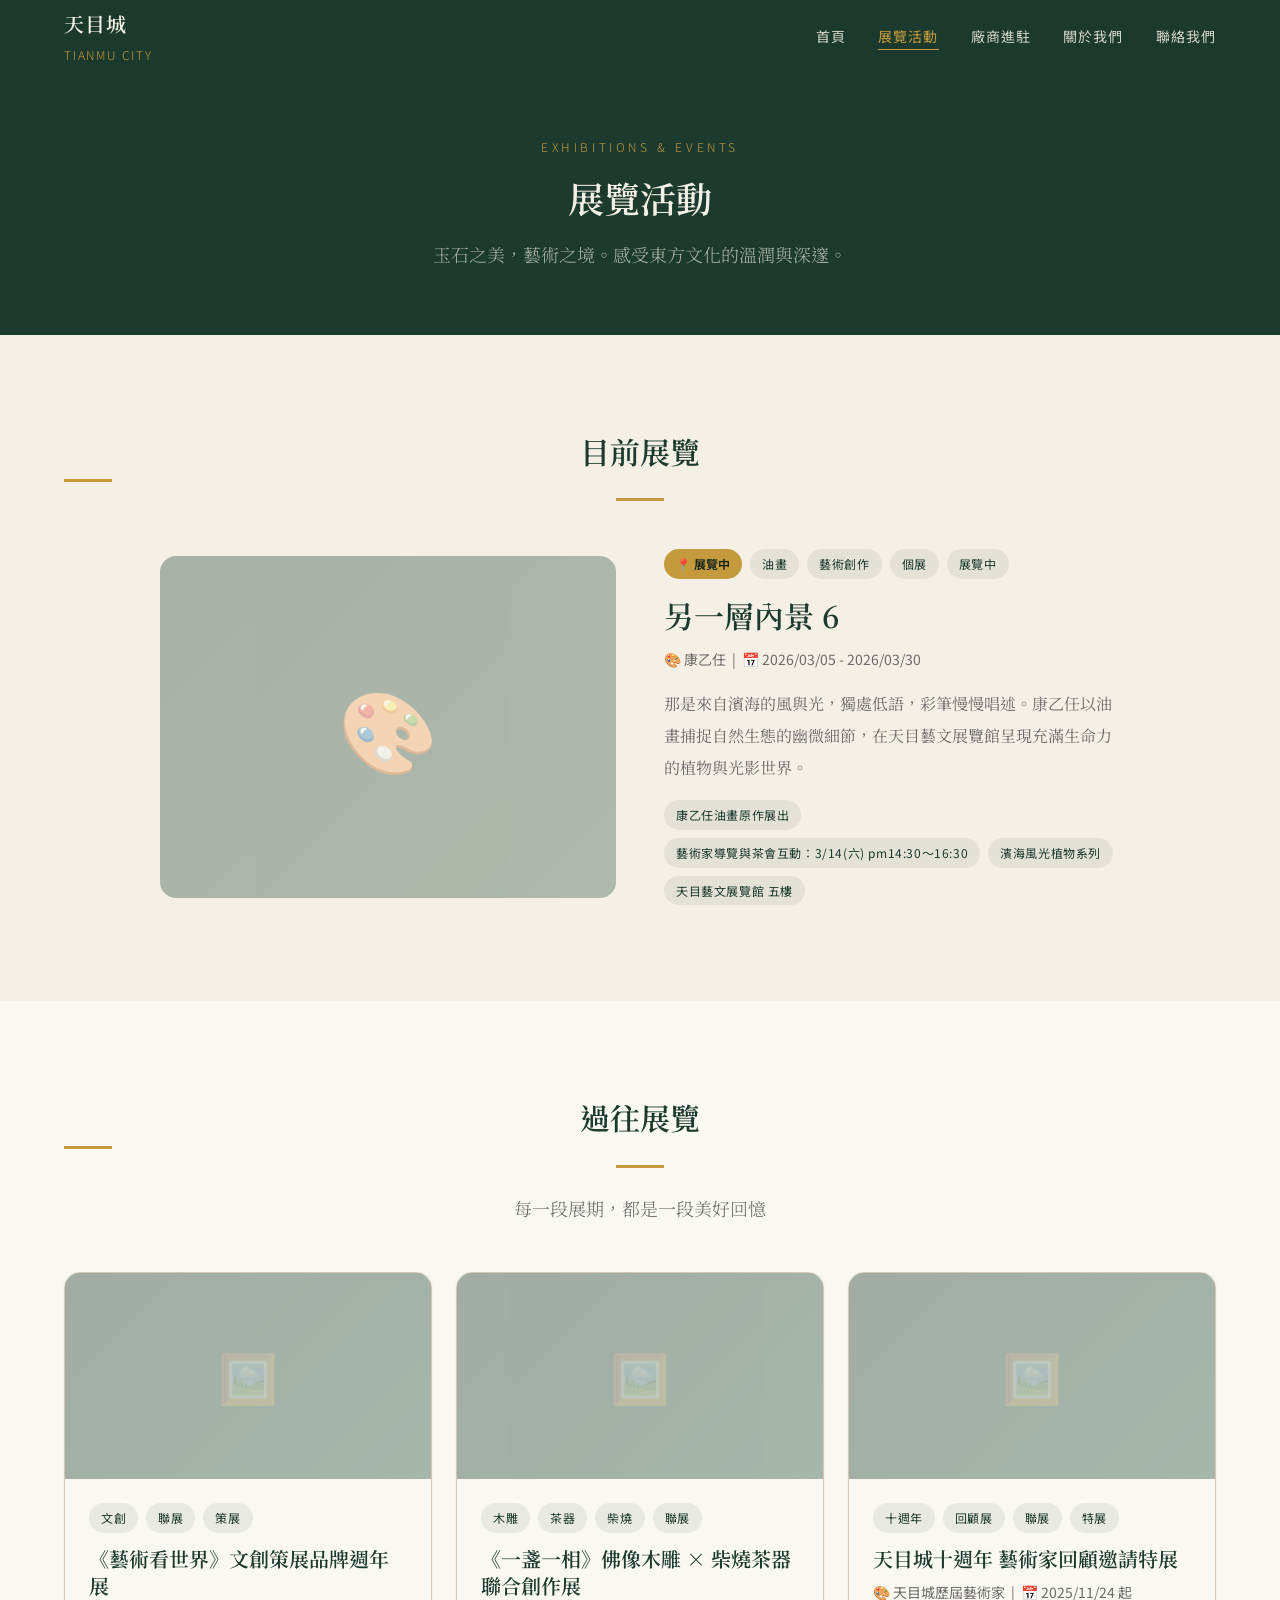
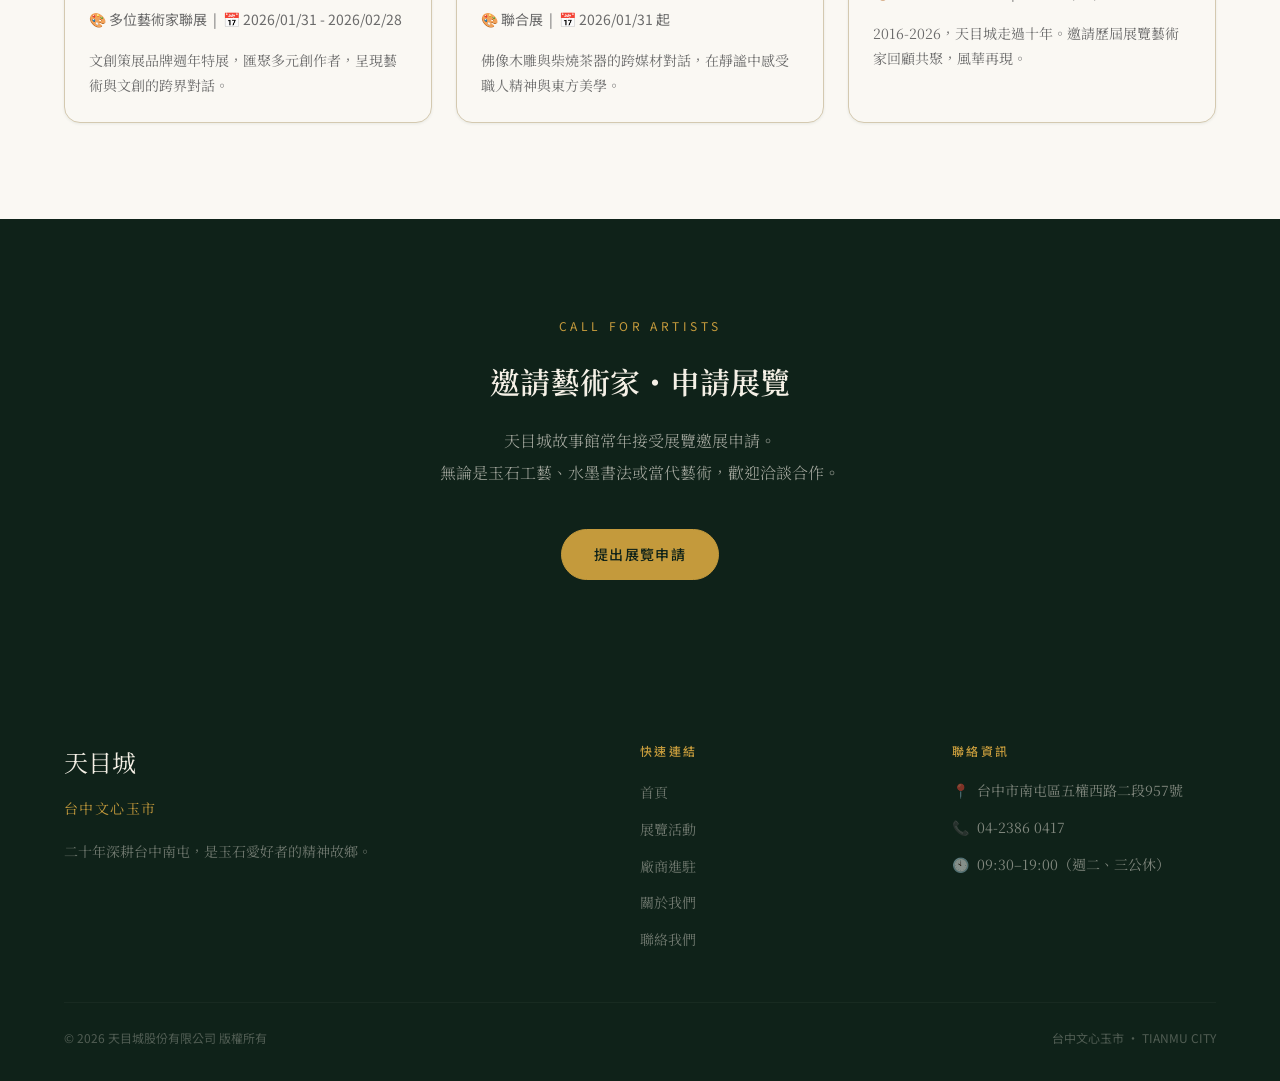
<file: exhibition.html>
<!DOCTYPE html>
<html lang="zh-TW">
<head>
  <meta charset="UTF-8" />
  <meta name="viewport" content="width=device-width, initial-scale=1.0" />
  <title>展覽活動 | 天目城</title>
  <meta name="description" content="天目城定期舉辦玉石藝術展覽，呈現東方美學的溫潤魅力。" />
  <link rel="stylesheet" href="assets/css/style.css" />
</head>
<body>

  <!-- NAV -->
  <nav class="nav">
    <div class="nav__inner">
      <a href="index.html" class="nav__logo">
        <span class="nav__logo-zh">天目城</span>
        <span class="nav__logo-en">TIANMU CITY</span>
      </a>
      <ul class="nav__links" id="navLinks">
        <li><a href="index.html" class="nav__link">首頁</a></li>
        <li><a href="exhibition.html" class="nav__link active">展覽活動</a></li>
        <li><a href="vendors.html" class="nav__link">廠商進駐</a></li>
        <li><a href="about.html" class="nav__link">關於我們</a></li>
        <li><a href="contact.html" class="nav__link">聯絡我們</a></li>
      </ul>
      <button class="nav__toggle" id="navToggle" aria-label="開啟選單">
        <span></span><span></span><span></span>
      </button>
    </div>
  </nav>

  <!-- PAGE HERO -->
  <div class="page-hero">
    <div class="container">
      <p class="page-hero__subtitle">EXHIBITIONS &amp; EVENTS</p>
      <h1 class="page-hero__title">展覽活動</h1>
      <p class="page-hero__desc">玉石之美，藝術之境。感受東方文化的溫潤與深邃。</p>
    </div>
  </div>

  <!-- 目前展覽 -->
  <section class="section--cream">
    <div class="container">
      <div class="text-center mb-12">
        <h2 class="section-title" style="display:block;">目前展覽</h2>
        <div class="deco-line"></div>
      </div>
      <div id="currentExhibition">
        <!-- 由 JS 載入 -->
      </div>
    </div>
  </section>

  <!-- 過往展覽 -->
  <section class="section--light">
    <div class="container">
      <div class="text-center mb-12">
        <h2 class="section-title" style="display:block;">過往展覽</h2>
        <div class="deco-line"></div>
        <p class="section-subtitle">每一段展期，都是一段美好回憶</p>
      </div>
      <div class="grid-3" id="pastExhibitions">
        <!-- 由 JS 載入 -->
      </div>
    </div>
  </section>

  <!-- 展覽申請 CTA -->
  <section class="section--dark" style="text-align:center;">
    <div class="container">
      <div style="max-width:560px; margin:0 auto;">
        <p style="font-family:var(--font-ui);font-size:var(--text-xs);letter-spacing:.3em;color:var(--color-accent);margin-bottom:1.5rem;">
          CALL FOR ARTISTS
        </p>
        <h2 style="font-size:var(--text-3xl); color:var(--color-secondary); margin-bottom:1.5rem;">
          邀請藝術家・申請展覽
        </h2>
        <p style="color:rgba(245,240,230,.65); font-size:var(--text-base); margin-bottom:2.5rem; line-height:2; font-weight:300;">
          天目城故事館常年接受展覽邀展申請。<br>
          無論是玉石工藝、水墨書法或當代藝術，歡迎洽談合作。
        </p>
        <a href="contact.html" class="btn btn--primary">提出展覽申請</a>
      </div>
    </div>
  </section>

  <!-- FOOTER -->
  <footer class="footer">
    <div class="container">
      <div class="footer__grid">
        <div>
          <div class="footer__brand-name">天目城</div>
          <div class="footer__brand-tagline">台中文心玉市</div>
          <p class="footer__brand-desc">二十年深耕台中南屯，是玉石愛好者的精神故鄉。</p>
        </div>
        <div>
          <div class="footer__col-title">快速連結</div>
          <ul class="footer__links">
            <li><a href="index.html" class="footer__link">首頁</a></li>
            <li><a href="exhibition.html" class="footer__link">展覽活動</a></li>
            <li><a href="vendors.html" class="footer__link">廠商進駐</a></li>
            <li><a href="about.html" class="footer__link">關於我們</a></li>
            <li><a href="contact.html" class="footer__link">聯絡我們</a></li>
          </ul>
        </div>
        <div>
          <div class="footer__col-title">聯絡資訊</div>
          <div class="footer__contact-item">
            <span class="footer__contact-icon">📍</span>
            <span>台中市南屯區五權西路二段957號</span>
          </div>
          <div class="footer__contact-item">
            <span class="footer__contact-icon">📞</span>
            <span id="footerPhone">04-2386 0417</span>
          </div>
          <div class="footer__contact-item">
            <span class="footer__contact-icon">🕙</span>
            <span>09:30–19:00（週二、三公休）</span>
          </div>
        </div>
      </div>
      <div class="footer__bottom">
        <span>© 2026 天目城股份有限公司 版權所有</span>
        <span>台中文心玉市 · TIANMU CITY</span>
      </div>
    </div>
  </footer>

  <script>
    document.getElementById('navToggle').addEventListener('click', () =>
      document.getElementById('navLinks').classList.toggle('open')
    );

    async function loadJSON(path) {
      try { return await (await fetch(path)).json(); }
      catch(e) { return null; }
    }

    async function loadExhibitions() {
      const data = await loadJSON('content/exhibitions.json');
      if (!data) return;

      /* 目前展覽 */
      if (data.current) {
        const ex = data.current;
        const highlights = ex.highlights
          ? `<div style="display:flex;flex-wrap:wrap;gap:.5rem;margin-top:1rem;">
               ${ex.highlights.map(h => `<span class="tag">${h}</span>`).join('')}
             </div>` : '';
        document.getElementById('currentExhibition').innerHTML = `
          <div style="display:grid;grid-template-columns:1fr 1fr;gap:3rem;align-items:center;max-width:960px;margin:0 auto;">
            <div style="background:linear-gradient(135deg,var(--color-primary) 0%,var(--color-primary-light) 100%);
                        border-radius:var(--radius-lg);aspect-ratio:4/3;
                        display:flex;align-items:center;justify-content:center;
                        font-size:5rem;opacity:.35;color:var(--color-secondary);">🎨</div>
            <div>
              <div style="display:flex;gap:.5rem;margin-bottom:1rem;">
                <span style="background:var(--color-accent);color:var(--color-primary-dark);
                             font-size:var(--text-xs);padding:4px 12px;border-radius:var(--radius-full);
                             font-family:var(--font-ui);font-weight:600;">📍 展覽中</span>
                ${ex.tags.map(t=>`<span class="tag">${t}</span>`).join('')}
              </div>
              <h2 style="font-size:var(--text-3xl);margin-bottom:.75rem;">${ex.title}</h2>
              <p style="color:var(--color-text-muted);font-family:var(--font-ui);font-size:var(--text-sm);margin-bottom:1rem;">
                🎨 ${ex.artist} &nbsp;|&nbsp; 📅 ${ex.period}
              </p>
              <p style="color:var(--color-text-muted);line-height:2;">${ex.description}</p>
              ${highlights}
            </div>
          </div>`;
      }

      /* 過往展覽 */
      if (data.past && data.past.length > 0) {
        document.getElementById('pastExhibitions').innerHTML = data.past.map(ex => `
          <div class="exhibition-card">
            <div class="exhibition-card__image" style="opacity:.4;">🖼️</div>
            <div class="exhibition-card__body">
              <div class="exhibition-card__tags">
                ${ex.tags.map(t=>`<span class="tag">${t}</span>`).join('')}
              </div>
              <h3 class="exhibition-card__title">${ex.title}</h3>
              <p class="exhibition-card__meta">🎨 ${ex.artist} &nbsp;|&nbsp; 📅 ${ex.period}</p>
              <p class="exhibition-card__desc">${ex.description}</p>
            </div>
          </div>`).join('');
      } else {
        document.getElementById('pastExhibitions').innerHTML =
          `<p style="text-align:center;color:var(--color-text-muted);grid-column:1/-1;">即將更新過往展覽資料</p>`;
      }
    }

    loadExhibitions();
  </script>

  <style>
    @media (max-width:768px) {
      #currentExhibition > div { grid-template-columns: 1fr !important; }
    }
  </style>
</body>
</html>
</file>
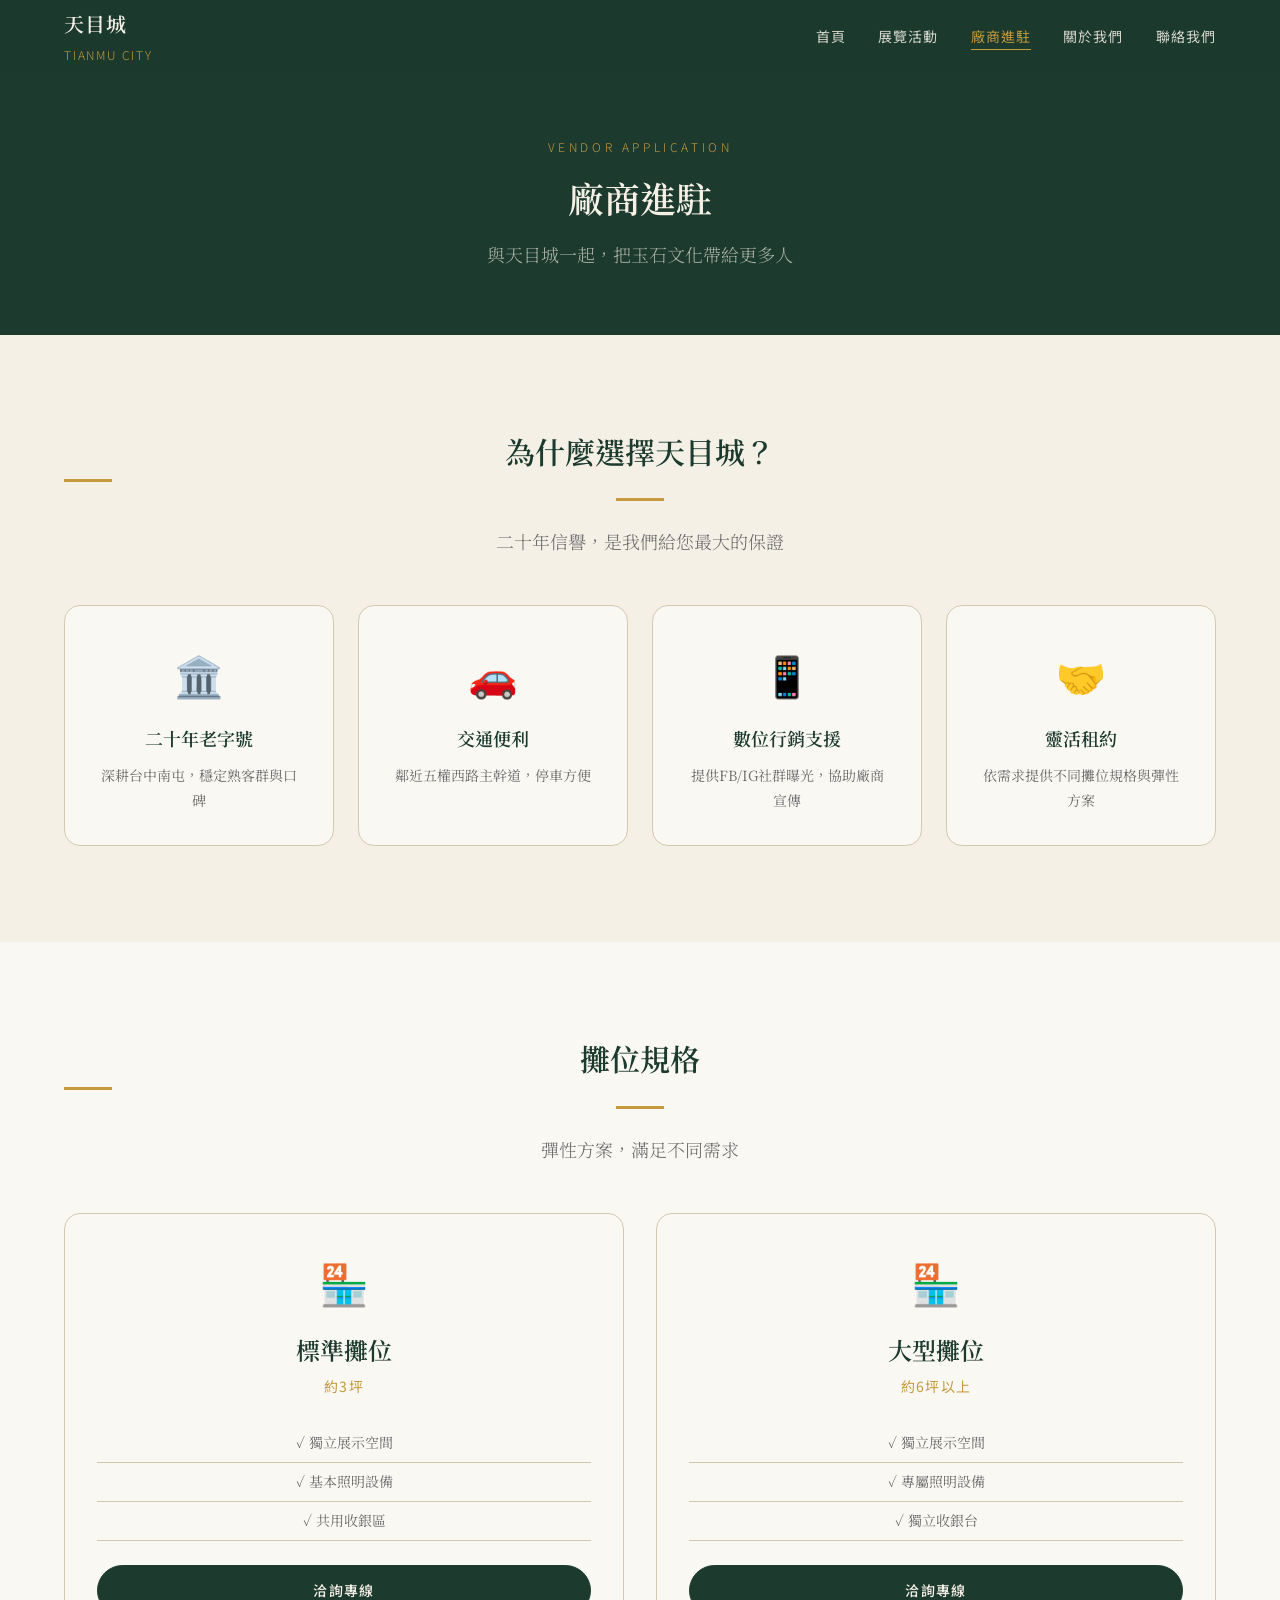
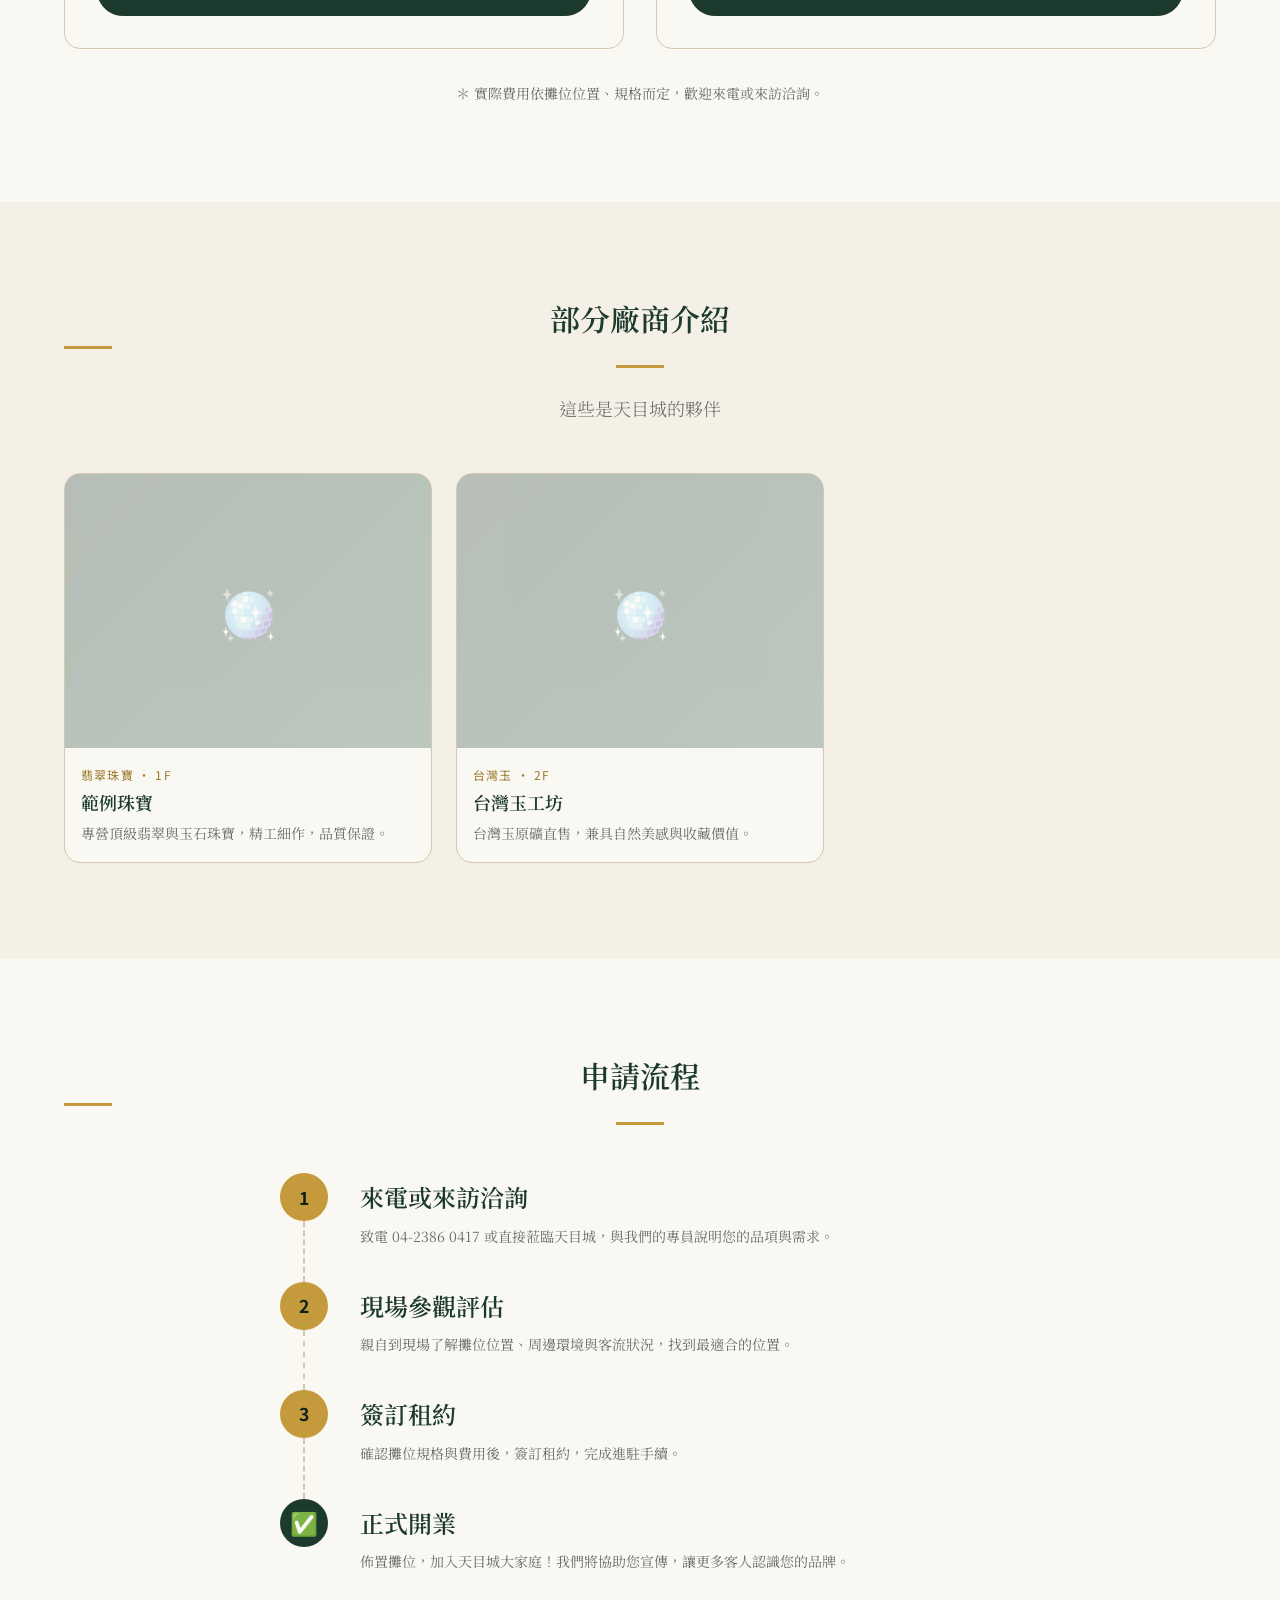
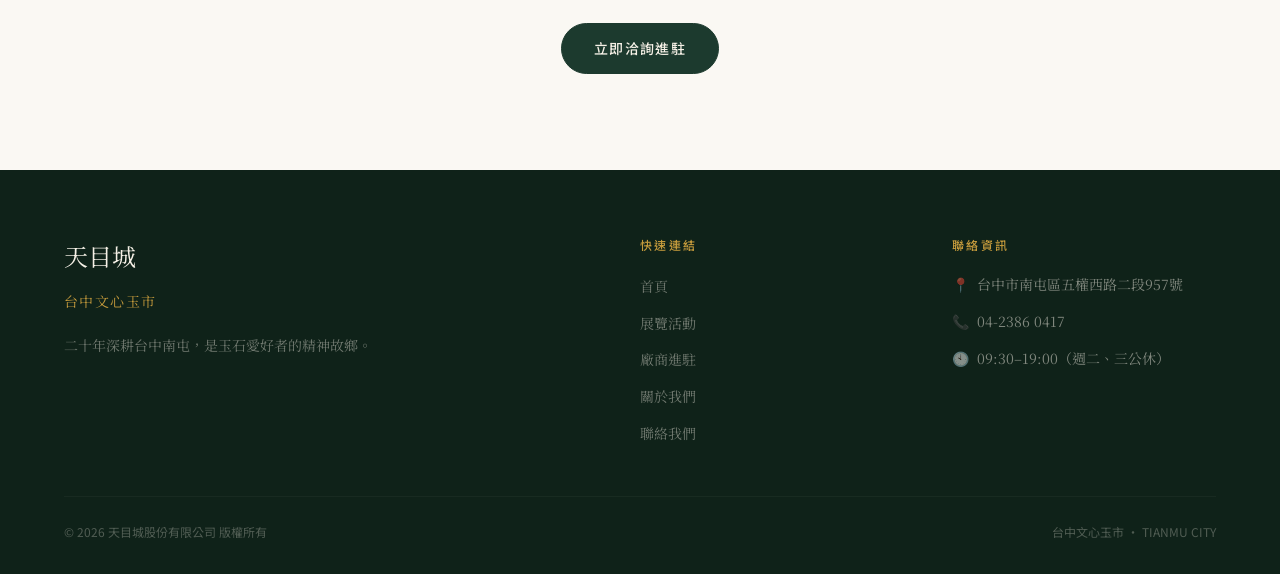
<file: vendors.html>
<!DOCTYPE html>
<html lang="zh-TW">
<head>
  <meta charset="UTF-8" />
  <meta name="viewport" content="width=device-width, initial-scale=1.0" />
  <title>廠商進駐 | 天目城</title>
  <meta name="description" content="天目城誠邀玉石工藝廠商進駐，提供穩定客群與完善場域，共創玉石文化傳奇。" />
  <link rel="stylesheet" href="assets/css/style.css" />
</head>
<body>

  <!-- NAV -->
  <nav class="nav">
    <div class="nav__inner">
      <a href="index.html" class="nav__logo">
        <span class="nav__logo-zh">天目城</span>
        <span class="nav__logo-en">TIANMU CITY</span>
      </a>
      <ul class="nav__links" id="navLinks">
        <li><a href="index.html" class="nav__link">首頁</a></li>
        <li><a href="exhibition.html" class="nav__link">展覽活動</a></li>
        <li><a href="vendors.html" class="nav__link active">廠商進駐</a></li>
        <li><a href="about.html" class="nav__link">關於我們</a></li>
        <li><a href="contact.html" class="nav__link">聯絡我們</a></li>
      </ul>
      <button class="nav__toggle" id="navToggle" aria-label="開啟選單">
        <span></span><span></span><span></span>
      </button>
    </div>
  </nav>

  <!-- PAGE HERO -->
  <div class="page-hero">
    <div class="container">
      <p class="page-hero__subtitle">VENDOR APPLICATION</p>
      <h1 class="page-hero__title">廠商進駐</h1>
      <p class="page-hero__desc">與天目城一起，把玉石文化帶給更多人</p>
    </div>
  </div>

  <!-- 進駐優勢 -->
  <section class="section--cream">
    <div class="container text-center">
      <h2 class="section-title" style="display:block;">為什麼選擇天目城？</h2>
      <div class="deco-line"></div>
      <p class="section-subtitle">二十年信譽，是我們給您最大的保證</p>
      <div class="grid-4" id="benefitsList">
        <!-- 由 JS 載入 -->
      </div>
    </div>
  </section>

  <!-- 空間規格 -->
  <section class="section--light">
    <div class="container">
      <div class="text-center mb-12">
        <h2 class="section-title" style="display:block;">攤位規格</h2>
        <div class="deco-line"></div>
        <p class="section-subtitle">彈性方案，滿足不同需求</p>
      </div>
      <div class="grid-2" id="spacesList">
        <!-- 由 JS 載入 -->
      </div>
      <p style="text-align:center;margin-top:2rem;color:var(--color-text-muted);font-size:var(--text-sm);">
        ＊ 實際費用依攤位位置、規格而定，歡迎來電或來訪洽詢。
      </p>
    </div>
  </section>

  <!-- 現有廠商展示 -->
  <section class="section--cream">
    <div class="container">
      <div class="text-center mb-12">
        <h2 class="section-title" style="display:block;">部分廠商介紹</h2>
        <div class="deco-line"></div>
        <p class="section-subtitle">這些是天目城的夥伴</p>
      </div>
      <div class="grid-3" id="vendorsList">
        <!-- 由 JS 載入 -->
      </div>
    </div>
  </section>

  <!-- 申請流程 -->
  <section class="section--light">
    <div class="container">
      <div class="text-center mb-12">
        <h2 class="section-title" style="display:block;">申請流程</h2>
        <div class="deco-line"></div>
      </div>
      <div style="max-width:720px; margin:0 auto;">
        <div style="display:flex;flex-direction:column;gap:0;">
          <!-- Step 1 -->
          <div style="display:flex;gap:2rem;align-items:flex-start;padding-bottom:2rem;position:relative;">
            <div style="flex-shrink:0;width:48px;height:48px;border-radius:50%;
                        background:var(--color-accent);color:var(--color-primary-dark);
                        display:flex;align-items:center;justify-content:center;
                        font-weight:700;font-family:var(--font-ui);font-size:1.1rem;
                        position:relative;z-index:1;">1</div>
            <div style="border-left:2px dashed var(--color-border);position:absolute;left:23px;top:48px;bottom:0;"></div>
            <div style="padding-top:.5rem;">
              <h4 style="margin-bottom:.5rem;">來電或來訪洽詢</h4>
              <p style="color:var(--color-text-muted);font-size:var(--text-sm);line-height:2;">
                致電 04-2386 0417 或直接蒞臨天目城，與我們的專員說明您的品項與需求。
              </p>
            </div>
          </div>
          <!-- Step 2 -->
          <div style="display:flex;gap:2rem;align-items:flex-start;padding-bottom:2rem;position:relative;">
            <div style="flex-shrink:0;width:48px;height:48px;border-radius:50%;
                        background:var(--color-accent);color:var(--color-primary-dark);
                        display:flex;align-items:center;justify-content:center;
                        font-weight:700;font-family:var(--font-ui);font-size:1.1rem;
                        position:relative;z-index:1;">2</div>
            <div style="border-left:2px dashed var(--color-border);position:absolute;left:23px;top:48px;bottom:0;"></div>
            <div style="padding-top:.5rem;">
              <h4 style="margin-bottom:.5rem;">現場參觀評估</h4>
              <p style="color:var(--color-text-muted);font-size:var(--text-sm);line-height:2;">
                親自到現場了解攤位位置、周邊環境與客流狀況，找到最適合的位置。
              </p>
            </div>
          </div>
          <!-- Step 3 -->
          <div style="display:flex;gap:2rem;align-items:flex-start;padding-bottom:2rem;position:relative;">
            <div style="flex-shrink:0;width:48px;height:48px;border-radius:50%;
                        background:var(--color-accent);color:var(--color-primary-dark);
                        display:flex;align-items:center;justify-content:center;
                        font-weight:700;font-family:var(--font-ui);font-size:1.1rem;
                        position:relative;z-index:1;">3</div>
            <div style="border-left:2px dashed var(--color-border);position:absolute;left:23px;top:48px;bottom:0;"></div>
            <div style="padding-top:.5rem;">
              <h4 style="margin-bottom:.5rem;">簽訂租約</h4>
              <p style="color:var(--color-text-muted);font-size:var(--text-sm);line-height:2;">
                確認攤位規格與費用後，簽訂租約，完成進駐手續。
              </p>
            </div>
          </div>
          <!-- Step 4 -->
          <div style="display:flex;gap:2rem;align-items:flex-start;">
            <div style="flex-shrink:0;width:48px;height:48px;border-radius:50%;
                        background:var(--color-primary);color:var(--color-secondary);
                        display:flex;align-items:center;justify-content:center;
                        font-size:1.4rem;">✅</div>
            <div style="padding-top:.5rem;">
              <h4 style="margin-bottom:.5rem;">正式開業</h4>
              <p style="color:var(--color-text-muted);font-size:var(--text-sm);line-height:2;">
                佈置攤位，加入天目城大家庭！我們將協助您宣傳，讓更多客人認識您的品牌。
              </p>
            </div>
          </div>
        </div>
        <div style="text-align:center;margin-top:3rem;">
          <a href="contact.html" class="btn btn--primary-dark">立即洽詢進駐</a>
        </div>
      </div>
    </div>
  </section>

  <!-- FOOTER -->
  <footer class="footer">
    <div class="container">
      <div class="footer__grid">
        <div>
          <div class="footer__brand-name">天目城</div>
          <div class="footer__brand-tagline">台中文心玉市</div>
          <p class="footer__brand-desc">二十年深耕台中南屯，是玉石愛好者的精神故鄉。</p>
        </div>
        <div>
          <div class="footer__col-title">快速連結</div>
          <ul class="footer__links">
            <li><a href="index.html" class="footer__link">首頁</a></li>
            <li><a href="exhibition.html" class="footer__link">展覽活動</a></li>
            <li><a href="vendors.html" class="footer__link">廠商進駐</a></li>
            <li><a href="about.html" class="footer__link">關於我們</a></li>
            <li><a href="contact.html" class="footer__link">聯絡我們</a></li>
          </ul>
        </div>
        <div>
          <div class="footer__col-title">聯絡資訊</div>
          <div class="footer__contact-item"><span>📍</span><span>台中市南屯區五權西路二段957號</span></div>
          <div class="footer__contact-item"><span>📞</span><span>04-2386 0417</span></div>
          <div class="footer__contact-item"><span>🕙</span><span>09:30–19:00（週二、三公休）</span></div>
        </div>
      </div>
      <div class="footer__bottom">
        <span>© 2026 天目城股份有限公司 版權所有</span>
        <span>台中文心玉市 · TIANMU CITY</span>
      </div>
    </div>
  </footer>

  <script>
    document.getElementById('navToggle').addEventListener('click', () =>
      document.getElementById('navLinks').classList.toggle('open')
    );

    async function loadJSON(path) {
      try { return await (await fetch(path)).json(); }
      catch(e) { return null; }
    }

    async function loadVendors() {
      const data = await loadJSON('content/vendors.json');
      if (!data) return;

      /* 優勢 */
      if (data.benefits) {
        document.getElementById('benefitsList').innerHTML = data.benefits.map(b => `
          <div class="benefit-card">
            <div class="benefit-card__icon">${b.icon}</div>
            <h3 class="benefit-card__title">${b.title}</h3>
            <p class="benefit-card__desc">${b.description}</p>
          </div>`).join('');
      }

      /* 空間規格 */
      if (data.spaces) {
        document.getElementById('spacesList').innerHTML = data.spaces.map(s => `
          <div style="background:var(--color-bg);border:1px solid var(--color-border);
                      border-radius:var(--radius-lg);padding:2rem;text-align:center;">
            <div style="font-size:2.5rem;margin-bottom:1rem;">🏪</div>
            <h3 style="font-size:var(--text-2xl);margin-bottom:.5rem;">${s.type}</h3>
            <p style="color:var(--color-accent);font-family:var(--font-ui);font-size:var(--text-sm);
                      letter-spacing:.1em;margin-bottom:1.5rem;">${s.size}</p>
            <ul style="list-style:none;margin-bottom:1.5rem;">
              ${s.features.map(f => `<li style="color:var(--color-text-muted);font-size:var(--text-sm);
                                              padding:.4rem 0;border-bottom:1px solid var(--color-border);">
                                        ✓ ${f}</li>`).join('')}
            </ul>
            <a href="contact.html" class="btn btn--primary-dark" style="width:100%;justify-content:center;">${s.contact}</a>
          </div>`).join('');
      }

      /* 廠商列表 */
      if (data.featured) {
        document.getElementById('vendorsList').innerHTML = data.featured.map(v => `
          <div class="vendor-card">
            <div class="vendor-card__image">🪩</div>
            <div class="vendor-card__body">
              <div class="vendor-card__category">${v.category} · ${v.floor}</div>
              <h3 class="vendor-card__name">${v.name}</h3>
              <p class="vendor-card__desc">${v.description}</p>
            </div>
          </div>`).join('');
      }
    }

    loadVendors();
  </script>
</body>
</html>
</file>
<file: assets/css/style.css>
/* ====================================
   天目城官網 全站樣式
   Taiwan Tianmu City - Global Styles
   版本: 1.0  日期: 2026-03-10
   ==================================== */

@import url('https://fonts.googleapis.com/css2?family=Noto+Serif+TC:wght@300;400;500;600;700&family=Noto+Sans+TC:wght@300;400;500&display=swap');
@import 'variables.css';

/* ════════════════════════════════════
   RESET & BASE
   ════════════════════════════════════ */
*, *::before, *::after {
  box-sizing: border-box;
  margin: 0;
  padding: 0;
}

html {
  scroll-behavior: smooth;
  font-size: 16px;
}

body {
  font-family: var(--font-body);
  font-size: var(--text-base);
  color: var(--color-text);
  background: var(--color-bg);
  line-height: 1.8;
  -webkit-font-smoothing: antialiased;
}

img {
  max-width: 100%;
  height: auto;
  display: block;
}

a {
  color: inherit;
  text-decoration: none;
  transition: color var(--transition-fast);
}

ul { list-style: none; }

/* ════════════════════════════════════
   TYPOGRAPHY
   ════════════════════════════════════ */
h1, h2, h3, h4, h5, h6 {
  font-family: var(--font-heading);
  font-weight: 600;
  line-height: 1.35;
  color: var(--color-primary);
}

h1 { font-size: var(--text-5xl); }
h2 { font-size: var(--text-4xl); }
h3 { font-size: var(--text-3xl); }
h4 { font-size: var(--text-2xl); }
h5 { font-size: var(--text-xl); }

.section-title {
  font-size: var(--text-3xl);
  color: var(--color-primary);
  margin-bottom: var(--space-2);
  position: relative;
  display: inline-block;
}
.section-title::after {
  content: '';
  display: block;
  width: 48px;
  height: 3px;
  background: var(--color-accent);
  margin-top: var(--space-2);
}
.section-subtitle {
  color: var(--color-text-muted);
  font-size: var(--text-lg);
  margin-bottom: var(--space-12);
  font-weight: 300;
}

/* ════════════════════════════════════
   NAVIGATION
   ════════════════════════════════════ */
.nav {
  position: fixed;
  top: 0; left: 0; right: 0;
  height: var(--nav-height);
  background: rgba(28, 58, 46, 0.97);
  backdrop-filter: blur(8px);
  z-index: 100;
  display: flex;
  align-items: center;
}

.nav__inner {
  display: flex;
  align-items: center;
  justify-content: space-between;
  width: 100%;
  max-width: var(--container-max);
  margin: 0 auto;
  padding: 0 var(--container-pad);
}

.nav__logo {
  display: flex;
  flex-direction: column;
  gap: 2px;
}
.nav__logo-zh {
  font-size: var(--text-xl);
  font-weight: 600;
  color: var(--color-secondary);
  letter-spacing: 0.05em;
}
.nav__logo-en {
  font-size: var(--text-xs);
  color: var(--color-accent);
  letter-spacing: 0.15em;
  font-family: var(--font-ui);
  font-weight: 300;
}

.nav__links {
  display: flex;
  gap: var(--space-8);
  align-items: center;
}
.nav__link {
  font-family: var(--font-ui);
  font-size: var(--text-sm);
  color: rgba(245, 240, 230, 0.85);
  letter-spacing: 0.08em;
  transition: color var(--transition-fast);
  position: relative;
  padding-bottom: 2px;
}
.nav__link::after {
  content: '';
  position: absolute;
  bottom: -2px; left: 0;
  width: 0; height: 1px;
  background: var(--color-accent);
  transition: width var(--transition-normal);
}
.nav__link:hover { color: var(--color-accent); }
.nav__link:hover::after { width: 100%; }
.nav__link.active { color: var(--color-accent); }
.nav__link.active::after { width: 100%; }

.nav__toggle {
  display: none;
  flex-direction: column;
  gap: 5px;
  cursor: pointer;
  background: none;
  border: none;
  padding: var(--space-2);
}
.nav__toggle span {
  display: block;
  width: 24px; height: 2px;
  background: var(--color-secondary);
  transition: all var(--transition-fast);
}

/* ════════════════════════════════════
   HERO
   ════════════════════════════════════ */
.hero {
  min-height: 100vh;
  background: var(--color-primary-dark);
  display: flex;
  align-items: center;
  justify-content: center;
  position: relative;
  overflow: hidden;
}

.hero__bg {
  position: absolute;
  inset: 0;
  background:
    radial-gradient(ellipse at 20% 50%, rgba(196,154,60,0.08) 0%, transparent 60%),
    radial-gradient(ellipse at 80% 20%, rgba(28,58,46,0.4) 0%, transparent 60%);
}

/* 竹節裝飾 */
.hero__pattern {
  position: absolute;
  inset: 0;
  opacity: 0.04;
  background-image: repeating-linear-gradient(
    90deg,
    transparent,
    transparent 60px,
    rgba(196,154,60,1) 60px,
    rgba(196,154,60,1) 62px
  );
}

.hero__content {
  position: relative;
  z-index: 1;
  text-align: center;
  padding: var(--space-20) var(--container-pad);
  max-width: 800px;
  margin: 0 auto;
}

.hero__badge {
  display: inline-block;
  font-family: var(--font-ui);
  font-size: var(--text-xs);
  letter-spacing: 0.3em;
  color: var(--color-accent);
  border: 1px solid rgba(196,154,60,0.4);
  padding: var(--space-2) var(--space-6);
  margin-bottom: var(--space-8);
  border-radius: var(--radius-full);
}

.hero__title-en {
  font-family: var(--font-ui);
  font-size: var(--text-sm);
  letter-spacing: 0.4em;
  color: rgba(245,240,230,0.5);
  margin-bottom: var(--space-4);
  font-weight: 300;
}

.hero__title-zh {
  font-size: clamp(2.5rem, 6vw, 4.5rem);
  color: var(--color-secondary);
  line-height: 1.2;
  margin-bottom: var(--space-6);
  letter-spacing: 0.05em;
}

.hero__title-zh em {
  font-style: normal;
  color: var(--color-accent);
}

.hero__desc {
  font-size: var(--text-lg);
  color: rgba(245,240,230,0.7);
  margin-bottom: var(--space-12);
  line-height: 2;
  font-weight: 300;
}

.hero__actions {
  display: flex;
  gap: var(--space-4);
  justify-content: center;
  flex-wrap: wrap;
}

/* ════════════════════════════════════
   BUTTONS
   ════════════════════════════════════ */
.btn {
  display: inline-flex;
  align-items: center;
  gap: var(--space-2);
  font-family: var(--font-ui);
  font-size: var(--text-sm);
  letter-spacing: 0.1em;
  padding: var(--space-3) var(--space-8);
  border-radius: var(--radius-full);
  cursor: pointer;
  transition: all var(--transition-normal);
  border: 1.5px solid transparent;
  font-weight: 500;
}

.btn--primary {
  background: var(--color-accent);
  color: var(--color-primary-dark);
  border-color: var(--color-accent);
}
.btn--primary:hover {
  background: var(--color-accent-light);
  border-color: var(--color-accent-light);
  transform: translateY(-2px);
  box-shadow: var(--shadow-md);
}

.btn--outline {
  background: transparent;
  color: var(--color-secondary);
  border-color: rgba(245,240,230,0.4);
}
.btn--outline:hover {
  border-color: var(--color-accent);
  color: var(--color-accent);
  transform: translateY(-2px);
}

.btn--primary-dark {
  background: var(--color-primary);
  color: var(--color-secondary);
  border-color: var(--color-primary);
}
.btn--primary-dark:hover {
  background: var(--color-primary-light);
  border-color: var(--color-primary-light);
  transform: translateY(-2px);
  box-shadow: var(--shadow-md);
}

/* ════════════════════════════════════
   SECTION LAYOUT
   ════════════════════════════════════ */
section {
  padding: var(--space-24) 0;
}

.section--light { background: var(--color-bg); }
.section--cream { background: var(--color-secondary); }
.section--dark  {
  background: var(--color-primary-dark);
  color: var(--color-text-light);
}
.section--dark .section-title { color: var(--color-secondary); }
.section--dark .section-subtitle { color: rgba(245,240,230,0.6); }

/* ════════════════════════════════════
   EXHIBITION CARD
   ════════════════════════════════════ */
.exhibition-card {
  background: var(--color-bg);
  border-radius: var(--radius-lg);
  overflow: hidden;
  box-shadow: var(--shadow-sm);
  transition: transform var(--transition-normal), box-shadow var(--transition-normal);
  border: 1px solid var(--color-border);
}
.exhibition-card:hover {
  transform: translateY(-4px);
  box-shadow: var(--shadow-lg);
}
.exhibition-card__image {
  width: 100%;
  aspect-ratio: 16/9;
  object-fit: cover;
  background: linear-gradient(135deg, var(--color-primary) 0%, var(--color-primary-light) 100%);
  display: flex;
  align-items: center;
  justify-content: center;
  color: rgba(245,240,230,0.3);
  font-size: var(--text-5xl);
}
.exhibition-card__body {
  padding: var(--space-6);
}
.exhibition-card__tags {
  display: flex;
  gap: var(--space-2);
  flex-wrap: wrap;
  margin-bottom: var(--space-3);
}
.tag {
  font-family: var(--font-ui);
  font-size: var(--text-xs);
  padding: var(--space-1) var(--space-3);
  border-radius: var(--radius-full);
  background: rgba(28,58,46,0.08);
  color: var(--color-primary);
  letter-spacing: 0.05em;
}
.exhibition-card__title {
  font-size: var(--text-xl);
  margin-bottom: var(--space-2);
}
.exhibition-card__meta {
  font-family: var(--font-ui);
  font-size: var(--text-sm);
  color: var(--color-text-muted);
  margin-bottom: var(--space-4);
}
.exhibition-card__desc {
  font-size: var(--text-sm);
  color: var(--color-text-muted);
  line-height: 1.8;
}

/* ════════════════════════════════════
   NEWS ITEM
   ════════════════════════════════════ */
.news-item {
  display: flex;
  gap: var(--space-6);
  padding: var(--space-6) 0;
  border-bottom: 1px solid var(--color-border);
  align-items: flex-start;
}
.news-item:last-child { border-bottom: none; }
.news-item__date {
  font-family: var(--font-ui);
  font-size: var(--text-sm);
  color: var(--color-text-muted);
  white-space: nowrap;
  min-width: 80px;
}
.news-item__tag {
  font-family: var(--font-ui);
  font-size: var(--text-xs);
  padding: 2px var(--space-3);
  border-radius: var(--radius-full);
  background: var(--color-accent);
  color: var(--color-primary-dark);
  white-space: nowrap;
  font-weight: 500;
}
.news-item__title {
  font-size: var(--text-base);
  font-weight: 500;
  color: var(--color-primary);
  transition: color var(--transition-fast);
}
.news-item:hover .news-item__title { color: var(--color-accent-dark); }

/* ════════════════════════════════════
   INFO STRIP (橫幅資訊)
   ════════════════════════════════════ */
.info-strip {
  background: var(--color-primary);
  padding: var(--space-16) 0;
}
.info-strip__grid {
  display: grid;
  grid-template-columns: repeat(auto-fit, minmax(200px, 1fr));
  gap: var(--space-8);
  text-align: center;
}
.info-strip__item {
  display: flex;
  flex-direction: column;
  align-items: center;
  gap: var(--space-3);
}
.info-strip__icon {
  font-size: var(--text-3xl);
  opacity: 0.8;
}
.info-strip__label {
  font-family: var(--font-ui);
  font-size: var(--text-xs);
  letter-spacing: 0.15em;
  color: var(--color-accent);
}
.info-strip__value {
  font-size: var(--text-base);
  color: var(--color-secondary);
  line-height: 1.6;
}

/* ════════════════════════════════════
   FOOTER
   ════════════════════════════════════ */
.footer {
  background: var(--color-primary-dark);
  color: rgba(245,240,230,0.7);
  padding: var(--space-16) 0 var(--space-8);
}
.footer__grid {
  display: grid;
  grid-template-columns: 2fr 1fr 1fr;
  gap: var(--space-12);
  margin-bottom: var(--space-12);
}
.footer__brand-name {
  font-size: var(--text-2xl);
  color: var(--color-secondary);
  margin-bottom: var(--space-3);
}
.footer__brand-tagline {
  font-size: var(--text-sm);
  color: var(--color-accent);
  letter-spacing: 0.1em;
  margin-bottom: var(--space-4);
}
.footer__brand-desc {
  font-size: var(--text-sm);
  line-height: 2;
  opacity: 0.6;
}
.footer__col-title {
  font-family: var(--font-ui);
  font-size: var(--text-xs);
  letter-spacing: 0.2em;
  color: var(--color-accent);
  margin-bottom: var(--space-4);
  font-weight: 500;
}
.footer__links {
  display: flex;
  flex-direction: column;
  gap: var(--space-2);
}
.footer__link {
  font-size: var(--text-sm);
  opacity: 0.6;
  transition: opacity var(--transition-fast);
}
.footer__link:hover { opacity: 1; color: var(--color-accent); }

.footer__contact-item {
  font-size: var(--text-sm);
  margin-bottom: var(--space-3);
  opacity: 0.7;
  display: flex;
  gap: var(--space-2);
  align-items: flex-start;
}
.footer__contact-icon { flex-shrink: 0; }

.footer__bottom {
  border-top: 1px solid rgba(245,240,230,0.1);
  padding-top: var(--space-6);
  display: flex;
  justify-content: space-between;
  align-items: center;
  font-family: var(--font-ui);
  font-size: var(--text-xs);
  opacity: 0.4;
}

/* ════════════════════════════════════
   PAGE HERO (內頁)
   ════════════════════════════════════ */
.page-hero {
  background: var(--color-primary);
  padding: calc(var(--nav-height) + var(--space-16)) 0 var(--space-16);
  text-align: center;
}
.page-hero__subtitle {
  font-family: var(--font-ui);
  font-size: var(--text-xs);
  letter-spacing: 0.3em;
  color: var(--color-accent);
  margin-bottom: var(--space-4);
  font-weight: 300;
}
.page-hero__title {
  font-size: var(--text-4xl);
  color: var(--color-secondary);
  margin-bottom: var(--space-4);
}
.page-hero__desc {
  font-size: var(--text-lg);
  color: rgba(245,240,230,0.65);
  font-weight: 300;
  max-width: 600px;
  margin: 0 auto;
}

/* ════════════════════════════════════
   GRID LAYOUTS
   ════════════════════════════════════ */
.grid-2 {
  display: grid;
  grid-template-columns: repeat(2, 1fr);
  gap: var(--space-8);
}
.grid-3 {
  display: grid;
  grid-template-columns: repeat(3, 1fr);
  gap: var(--space-6);
}
.grid-4 {
  display: grid;
  grid-template-columns: repeat(4, 1fr);
  gap: var(--space-6);
}

/* ════════════════════════════════════
   VENDOR CARD
   ════════════════════════════════════ */
.vendor-card {
  background: var(--color-bg);
  border-radius: var(--radius-lg);
  overflow: hidden;
  border: 1px solid var(--color-border);
  transition: transform var(--transition-normal), box-shadow var(--transition-normal);
}
.vendor-card:hover {
  transform: translateY(-3px);
  box-shadow: var(--shadow-md);
}
.vendor-card__image {
  width: 100%;
  aspect-ratio: 4/3;
  background: linear-gradient(135deg, var(--color-primary) 0%, var(--color-primary-light) 100%);
  display: flex;
  align-items: center;
  justify-content: center;
  font-size: 3rem;
  opacity: 0.3;
}
.vendor-card__body { padding: var(--space-4); }
.vendor-card__category {
  font-family: var(--font-ui);
  font-size: var(--text-xs);
  color: var(--color-accent-dark);
  letter-spacing: 0.1em;
  margin-bottom: var(--space-1);
}
.vendor-card__name {
  font-size: var(--text-lg);
  margin-bottom: var(--space-2);
}
.vendor-card__desc {
  font-size: var(--text-sm);
  color: var(--color-text-muted);
  line-height: 1.7;
}

/* ════════════════════════════════════
   BENEFIT CARD
   ════════════════════════════════════ */
.benefit-card {
  text-align: center;
  padding: var(--space-8);
  border-radius: var(--radius-lg);
  background: var(--color-bg);
  border: 1px solid var(--color-border);
  transition: transform var(--transition-normal);
}
.benefit-card:hover { transform: translateY(-3px); }
.benefit-card__icon { font-size: 2.5rem; margin-bottom: var(--space-4); }
.benefit-card__title {
  font-size: var(--text-lg);
  margin-bottom: var(--space-3);
  color: var(--color-primary);
}
.benefit-card__desc {
  font-size: var(--text-sm);
  color: var(--color-text-muted);
  line-height: 1.8;
}

/* ════════════════════════════════════
   FORM
   ════════════════════════════════════ */
.form-group {
  margin-bottom: var(--space-6);
}
.form-label {
  display: block;
  font-family: var(--font-ui);
  font-size: var(--text-sm);
  color: var(--color-primary);
  margin-bottom: var(--space-2);
  font-weight: 500;
  letter-spacing: 0.05em;
}
.form-input,
.form-textarea,
.form-select {
  width: 100%;
  padding: var(--space-3) var(--space-4);
  border: 1.5px solid var(--color-border);
  border-radius: var(--radius-md);
  font-family: var(--font-ui);
  font-size: var(--text-base);
  color: var(--color-text);
  background: var(--color-bg);
  transition: border-color var(--transition-fast);
  outline: none;
}
.form-input:focus,
.form-textarea:focus,
.form-select:focus {
  border-color: var(--color-primary);
}
.form-textarea {
  min-height: 120px;
  resize: vertical;
}

/* ════════════════════════════════════
   DIVIDER
   ════════════════════════════════════ */
.divider {
  display: flex;
  align-items: center;
  gap: var(--space-4);
  margin: var(--space-8) 0;
  color: var(--color-border);
}
.divider::before,
.divider::after {
  content: '';
  flex: 1;
  height: 1px;
  background: var(--color-border);
}
.divider span {
  font-size: 1.2rem;
  color: var(--color-accent);
}

/* ════════════════════════════════════
   RESPONSIVE
   ════════════════════════════════════ */
@media (max-width: 1024px) {
  .grid-4 { grid-template-columns: repeat(2, 1fr); }
  .footer__grid { grid-template-columns: 1fr 1fr; }
}

@media (max-width: 768px) {
  section { padding: var(--space-16) 0; }

  .nav__links { display: none; }
  .nav__links.open {
    display: flex;
    flex-direction: column;
    position: absolute;
    top: var(--nav-height);
    left: 0; right: 0;
    background: var(--color-primary-dark);
    padding: var(--space-6) var(--container-pad);
    gap: var(--space-4);
  }
  .nav__toggle { display: flex; }

  .hero__title-zh { font-size: 2.25rem; }
  .hero__actions { flex-direction: column; align-items: center; }

  .grid-2, .grid-3, .grid-4 { grid-template-columns: 1fr; }

  .footer__grid { grid-template-columns: 1fr; gap: var(--space-8); }
  .footer__bottom { flex-direction: column; gap: var(--space-2); text-align: center; }

  .news-item { flex-direction: column; gap: var(--space-2); }
}

/* ════════════════════════════════════
   UTILITIES
   ════════════════════════════════════ */
.text-center { text-align: center; }
.text-gold   { color: var(--color-accent); }
.text-muted  { color: var(--color-text-muted); }
.mt-auto     { margin-top: auto; }
.mb-8        { margin-bottom: var(--space-8); }
.mb-12       { margin-bottom: var(--space-12); }
.pt-nav      { padding-top: var(--nav-height); }

/* 裝飾線 */
.deco-line {
  width: 48px;
  height: 3px;
  background: var(--color-accent);
  margin: var(--space-4) auto var(--space-6);
}
</file>
